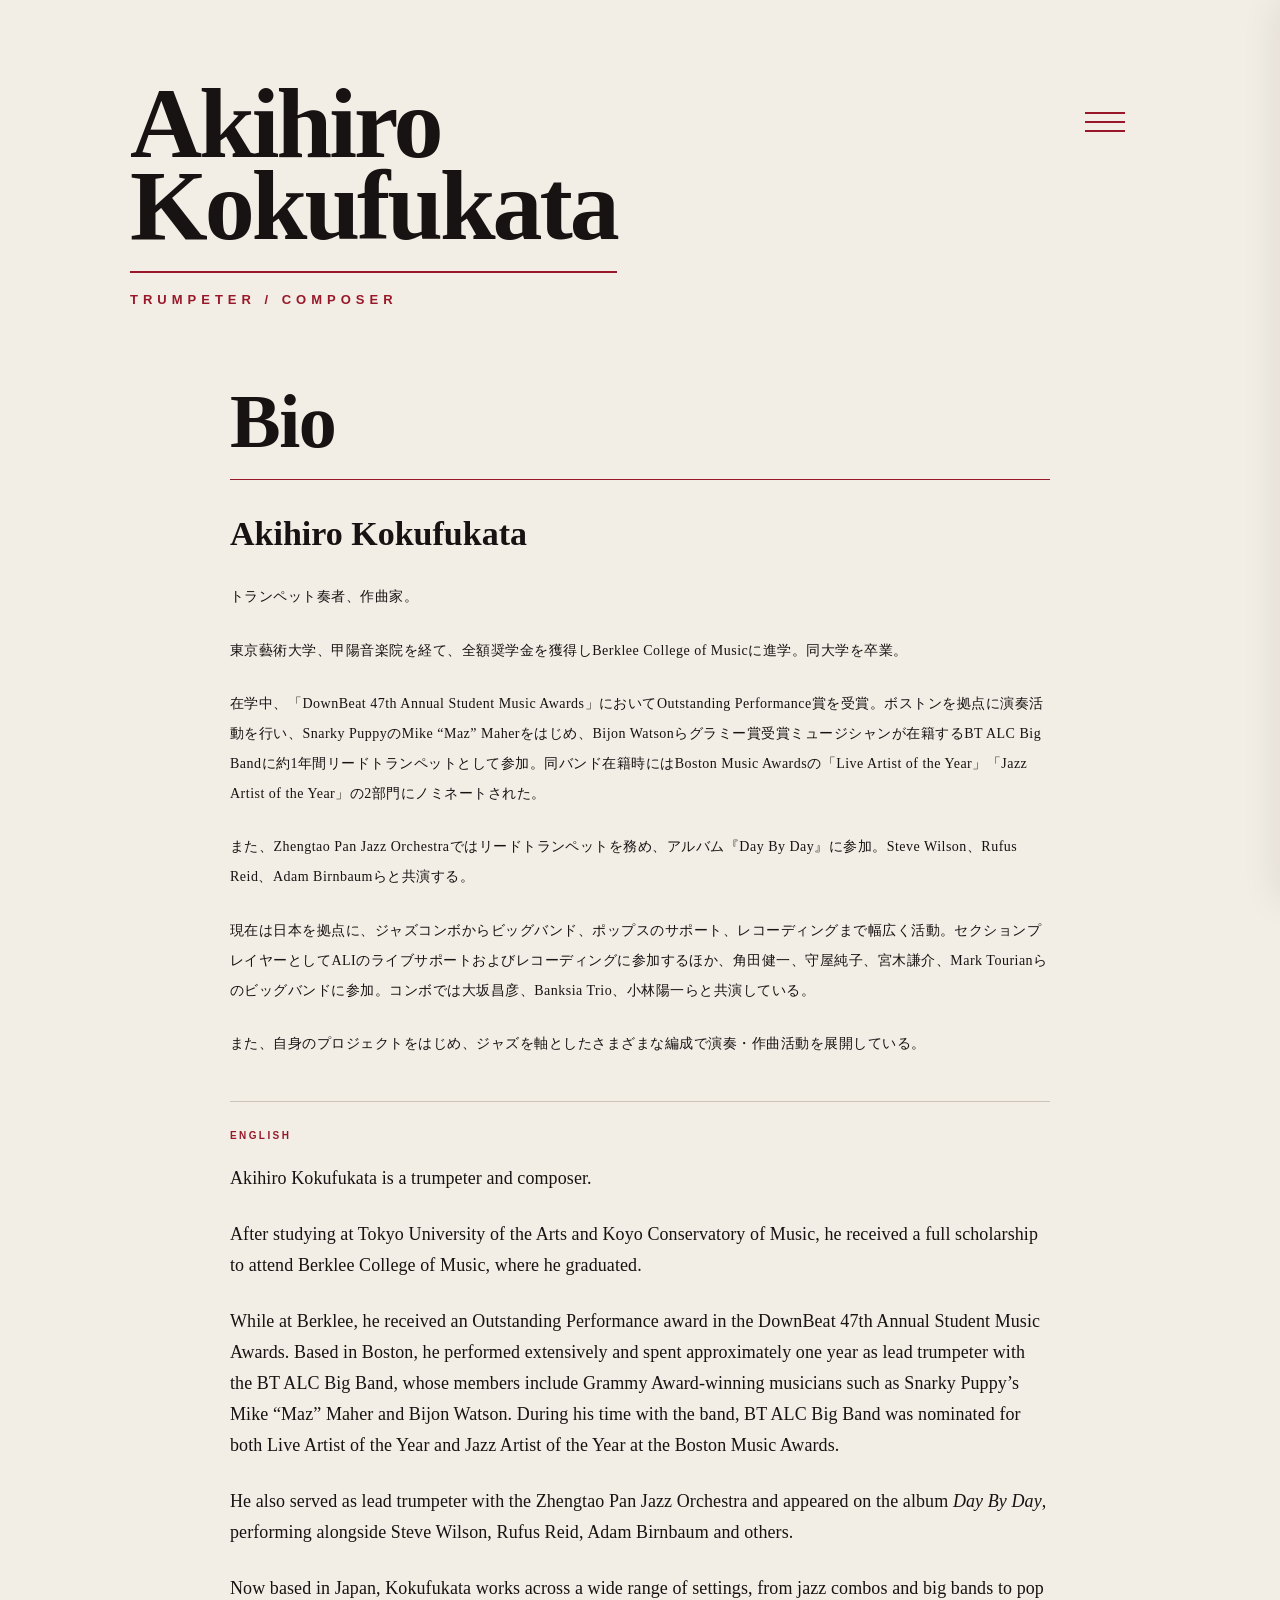
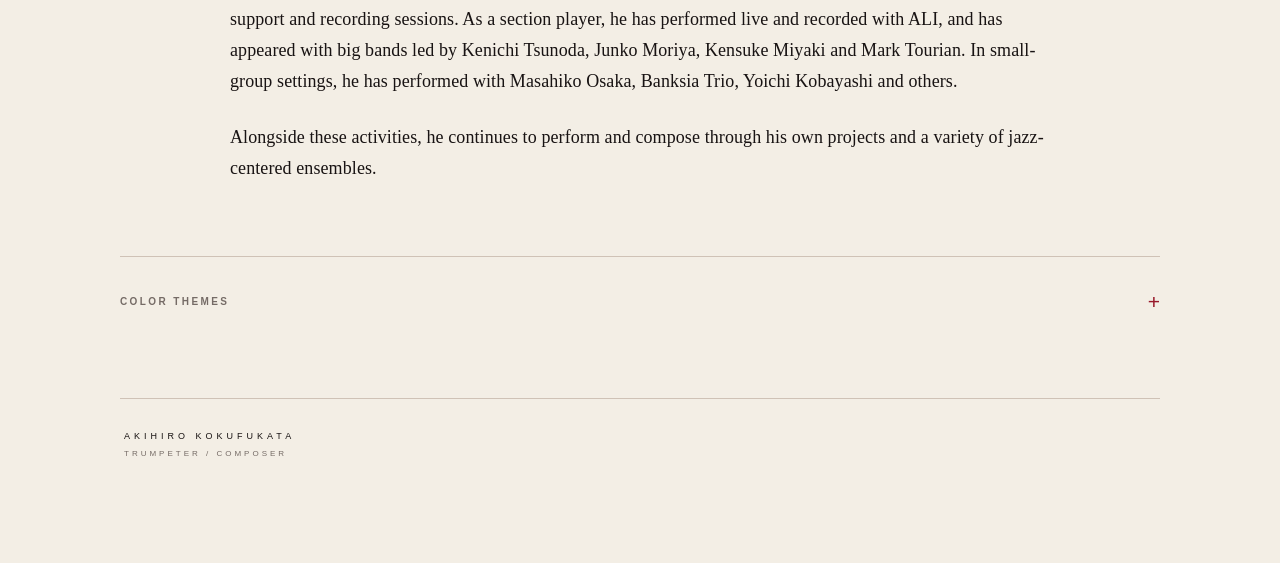
<file: bio.html>
<!DOCTYPE html>
<html lang="ja">
<head>
<meta charset="UTF-8">
<meta name="viewport" content="width=device-width, initial-scale=1.0">
<meta name="referrer" content="strict-origin-when-cross-origin">
<meta http-equiv="Content-Security-Policy" content="default-src 'self'; base-uri 'self'; object-src 'none'; script-src 'self' 'unsafe-inline'; script-src-attr 'none'; style-src 'self' 'unsafe-inline' https://fonts.googleapis.com; font-src 'self' data: https://fonts.gstatic.com; img-src 'self' data: blob: https:; media-src 'self' https:; connect-src 'self' https://www.googleapis.com https://formspree.io https://fonts.googleapis.com https://fonts.gstatic.com; frame-src 'self' https://www.youtube-nocookie.com https://www.youtube.com; form-action 'self' https://formspree.io; worker-src 'none'; manifest-src 'self'; upgrade-insecure-requests">
<title>Bio | Akihiro Kokufukata</title>
<meta name="description" content="Biography of Akihiro Kokufukata (國府方章弘 / 国府方章弘), Japanese trumpeter and composer. 日本語・English biography.">
<link rel="canonical" href="https://akihirokokufukata.github.io/Akihiro-Kokufukata-Live-Schedule-/bio.html">
<meta property="og:type" content="profile">
<meta property="og:title" content="Bio | Akihiro Kokufukata">
<meta property="og:description" content="Biography of trumpeter / composer Akihiro Kokufukata (國府方章弘 / 国府方章弘).">
<meta property="og:url" content="https://akihirokokufukata.github.io/Akihiro-Kokufukata-Live-Schedule-/bio.html">
<meta property="og:image" content="https://akihirokokufukata.github.io/Akihiro-Kokufukata-Live-Schedule-/images/og-image.jpg">
<meta name="twitter:card" content="summary_large_image">
<script type="application/ld+json">
{
  "@context":"https://schema.org",
  "@type":"Person",
  "@id":"https://akihirokokufukata.github.io/Akihiro-Kokufukata-Live-Schedule-/#person",
  "name":"Akihiro Kokufukata",
  "alternateName":["國府方章弘","国府方章弘"],
  "url":"https://akihirokokufukata.github.io/Akihiro-Kokufukata-Live-Schedule-/",
  "image":"https://akihirokokufukata.github.io/Akihiro-Kokufukata-Live-Schedule-/images/og-image.jpg",
  "jobTitle":["Trumpeter","Composer"],
  "sameAs":["https://www.instagram.com/akihiro_kokufukata/"]
}
</script>
<script>
const SETTINGS={LIVE_SCHEDULE_URL:'index.html',BIO_URL:'bio.html',MUSIC_URL:'music.html',CONTACT_URL:'contact.html'};
</script>
<link rel="preconnect" href="https://fonts.googleapis.com">
<link rel="preconnect" href="https://fonts.gstatic.com" crossorigin>
<link href="https://fonts.googleapis.com/css2?family=Cormorant+Garamond:wght@500;600&family=Noto+Serif+JP:wght@400;500;600&family=Space+Grotesk:wght@400;500;600&display=swap" rel="stylesheet">
<style>
:root{--paper:#f3eee5;--card:#f7f2e9;--ink:#181313;--muted:#756b66;--crimson:#98182a;--crimson-dark:#76101f;--line:#cfc2b6;--serif:"Cormorant Garamond",Georgia,serif;--jp:"Noto Serif JP",serif;--sans:"Space Grotesk",Arial,sans-serif}
*{box-sizing:border-box}html{scroll-behavior:smooth}body{margin:0;background:var(--paper);color:var(--ink);-webkit-font-smoothing:antialiased}button,a{-webkit-tap-highlight-color:transparent}main{width:100%;max-width:1100px;margin:0 auto;padding:58px 30px 90px}header{position:relative;padding:25px 10px 78px}.name-wrap{display:inline-block}.artist-name{margin:0;max-width:640px;font-family:var(--serif);font-size:clamp(58px,8.5vw,100px);font-weight:600;line-height:.82;letter-spacing:-3px}.artist-name span{display:block}.name-line{display:block;width:100%;height:1.5px;margin-top:24px;background:var(--crimson)}.artist-role{margin-top:19px;color:var(--crimson);font-family:var(--sans);font-size:13px;font-weight:600;letter-spacing:5px;text-transform:uppercase}
.menu-toggle{position:absolute;top:42px;right:32px;z-index:30;width:46px;height:38px;padding:5px 3px;border:0;background:transparent;cursor:pointer}.menu-toggle span{display:block;width:100%;height:2px;margin:7px 0;background:var(--crimson);transition:transform .25s ease,opacity .2s ease}.menu-toggle.open span:nth-child(1){transform:translateY(9px) rotate(45deg)}.menu-toggle.open span:nth-child(2){opacity:0}.menu-toggle.open span:nth-child(3){transform:translateY(-9px) rotate(-45deg)}.site-menu{position:fixed;top:0;right:0;z-index:25;width:min(360px,84vw);height:100vh;padding:125px 42px 40px;background:var(--card);border-left:1px solid var(--line);transform:translateX(102%);transition:transform .28s ease;box-shadow:-12px 0 35px rgba(24,19,19,.08)}.site-menu.open{transform:translateX(0)}.site-menu a,.site-menu .menu-disabled{display:block;padding:20px 0;border-bottom:1px solid var(--line);color:var(--ink);font-family:var(--serif);font-size:30px;font-weight:600;text-decoration:none}.site-menu a:hover,.site-menu a.current{color:var(--crimson)}.site-menu .menu-disabled{opacity:.38;cursor:default}.menu-backdrop{position:fixed;inset:0;z-index:20;background:rgba(24,19,19,.22);opacity:0;visibility:hidden;transition:opacity .25s ease,visibility .25s ease}.menu-backdrop.open{opacity:1;visibility:visible}
.bio{max-width:820px;margin:0 auto}.bio-title{margin:0;font-family:var(--serif);font-size:clamp(50px,7vw,76px);font-weight:600;line-height:.95;letter-spacing:-1.5px}.bio-rule{width:100%;height:1px;margin:22px 0 34px;background:var(--crimson)}.bio-name{margin:0 0 28px;font-family:var(--serif);font-size:clamp(25px,3.4vw,34px);font-weight:600;line-height:1.2}.bio-text{font-family:var(--jp);font-size:14px;font-weight:400;line-height:2.15;letter-spacing:.035em}.bio-text p{margin:0 0 1.65em}.bio-text p:last-child{margin-bottom:0}.bio-language{margin:42px 0 22px;padding-top:28px;border-top:1px solid var(--line);color:var(--crimson);font-family:var(--sans);font-size:10px;font-weight:600;letter-spacing:2.4px}.bio-text-en{font-family:var(--serif);font-size:18px;line-height:1.72;letter-spacing:.005em}.bio-text-en p{margin:0 0 1.4em}.bio-text-en p:last-child{margin-bottom:0}
footer{margin-top:75px;padding:32px 4px 15px;border-top:1px solid var(--line)}.footer-name{font-family:var(--sans);font-size:9px;font-weight:500;letter-spacing:4px}.footer-role{margin-top:8px;color:var(--muted);font-family:var(--sans);font-size:8px;letter-spacing:3px}
a:focus-visible,button:focus-visible{outline:2px solid var(--crimson);outline-offset:4px}@media(prefers-reduced-motion:reduce){html{scroll-behavior:auto}*,*::before,*::after{animation-duration:.01ms!important;animation-iteration-count:1!important;transition-duration:.01ms!important;scroll-behavior:auto!important}}
@media(max-width:650px){main{padding:34px 15px 65px}header{padding:30px 6px 67px}.artist-name{max-width:350px;font-size:clamp(52px,15vw,70px);line-height:.86;letter-spacing:-2px}.name-line{margin-top:20px}.artist-role{margin-top:17px;font-size:11px;letter-spacing:3.3px}.menu-toggle{top:29px;right:18px;width:39px}.site-menu{padding:105px 28px 35px}.site-menu a,.site-menu .menu-disabled{font-size:27px}.bio{padding:0 6px}.bio-rule{margin:18px 0 28px}.bio-name{margin-bottom:24px}.bio-text{font-size:13px;line-height:2.05;letter-spacing:.02em}.bio-language{margin-top:36px}.bio-text-en{font-size:17px;line-height:1.65}}
</style>
<link rel="stylesheet" href="theme.css">
<script src="theme.js"></script>
</head>
<body>
<main>
<header>
<button class="menu-toggle" id="menuToggle" type="button" aria-label="Open menu" aria-expanded="false" aria-controls="siteMenu"><span></span><span></span><span></span></button>
<div class="menu-backdrop" id="menuBackdrop"></div>
<nav class="site-menu" id="siteMenu" aria-label="Site navigation">
<a href="index.html">LIVE SCHEDULE</a><a href="bio.html" class="current" aria-current="page">BIO</a><a href="music.html">MUSIC</a><a href="equipment.html">EQUIPMENT</a>
    <a href="lessons.html">LESSONS</a><a href="contact.html">CONTACT</a>
</nav>
<div class="name-wrap"><h1 class="artist-name" lang="en"><span>Akihiro</span><span>Kokufukata</span></h1><div class="name-line"></div></div><div class="artist-role" lang="en">TRUMPETER / COMPOSER</div>
</header>
<section class="bio" aria-labelledby="bioTitle">
<h2 class="bio-title" id="bioTitle" lang="en">Bio</h2><div class="bio-rule"></div><h3 class="bio-name" lang="en">Akihiro Kokufukata</h3>
<div class="bio-text" lang="ja">
<p>トランペット奏者、作曲家。</p>
<p>東京藝術大学、甲陽音楽院を経て、全額奨学金を獲得しBerklee College of Musicに進学。同大学を卒業。</p>
<p>在学中、「DownBeat 47th Annual Student Music Awards」においてOutstanding Performance賞を受賞。ボストンを拠点に演奏活動を行い、Snarky PuppyのMike “Maz” Maherをはじめ、Bijon Watsonらグラミー賞受賞ミュージシャンが在籍するBT ALC Big Bandに約1年間リードトランペットとして参加。同バンド在籍時にはBoston Music Awardsの「Live Artist of the Year」「Jazz Artist of the Year」の2部門にノミネートされた。</p>
<p>また、Zhengtao Pan Jazz Orchestraではリードトランペットを務め、アルバム『Day By Day』に参加。Steve Wilson、Rufus Reid、Adam Birnbaumらと共演する。</p>
<p>現在は日本を拠点に、ジャズコンボからビッグバンド、ポップスのサポート、レコーディングまで幅広く活動。セクションプレイヤーとしてALIのライブサポートおよびレコーディングに参加するほか、角田健一、守屋純子、宮木謙介、Mark Tourianらのビッグバンドに参加。コンボでは大坂昌彦、Banksia Trio、小林陽一らと共演している。</p>
<p>また、自身のプロジェクトをはじめ、ジャズを軸としたさまざまな編成で演奏・作曲活動を展開している。</p>
</div>
<div class="bio-language" lang="en">ENGLISH</div>
<div class="bio-text-en" lang="en">
<p>Akihiro Kokufukata is a trumpeter and composer.</p>
<p>After studying at Tokyo University of the Arts and Koyo Conservatory of Music, he received a full scholarship to attend Berklee College of Music, where he graduated.</p>
<p>While at Berklee, he received an Outstanding Performance award in the DownBeat 47th Annual Student Music Awards. Based in Boston, he performed extensively and spent approximately one year as lead trumpeter with the BT ALC Big Band, whose members include Grammy Award-winning musicians such as Snarky Puppy’s Mike “Maz” Maher and Bijon Watson. During his time with the band, BT ALC Big Band was nominated for both Live Artist of the Year and Jazz Artist of the Year at the Boston Music Awards.</p>
<p>He also served as lead trumpeter with the Zhengtao Pan Jazz Orchestra and appeared on the album <em>Day By Day</em>, performing alongside Steve Wilson, Rufus Reid, Adam Birnbaum and others.</p>
<p>Now based in Japan, Kokufukata works across a wide range of settings, from jazz combos and big bands to pop support and recording sessions. As a section player, he has performed live and recorded with ALI, and has appeared with big bands led by Kenichi Tsunoda, Junko Moriya, Kensuke Miyaki and Mark Tourian. In small-group settings, he has performed with Masahiko Osaka, Banksia Trio, Yoichi Kobayashi and others.</p>
<p>Alongside these activities, he continues to perform and compose through his own projects and a variety of jazz-centered ensembles.</p>
</div>
</section>
<footer><div class="footer-name">AKIHIRO KOKUFUKATA</div><div class="footer-role">TRUMPETER / COMPOSER</div></footer>
</main>
<script>
const menuToggle=document.getElementById('menuToggle'),siteMenu=document.getElementById('siteMenu'),menuBackdrop=document.getElementById('menuBackdrop');
function setMenu(open){menuToggle.classList.toggle('open',open);siteMenu.classList.toggle('open',open);menuBackdrop.classList.toggle('open',open);menuToggle.setAttribute('aria-expanded',String(open));menuToggle.setAttribute('aria-label',open?'Close menu':'Open menu');if(open){siteMenu.querySelector('a')?.focus();}else{menuToggle.focus();}}
menuToggle.addEventListener('click',()=>setMenu(!siteMenu.classList.contains('open')));menuBackdrop.addEventListener('click',()=>setMenu(false));document.addEventListener('keydown',e=>{if(e.key==='Escape'&&siteMenu.classList.contains('open'))setMenu(false)});
</script>
</body>
</html>
</file>
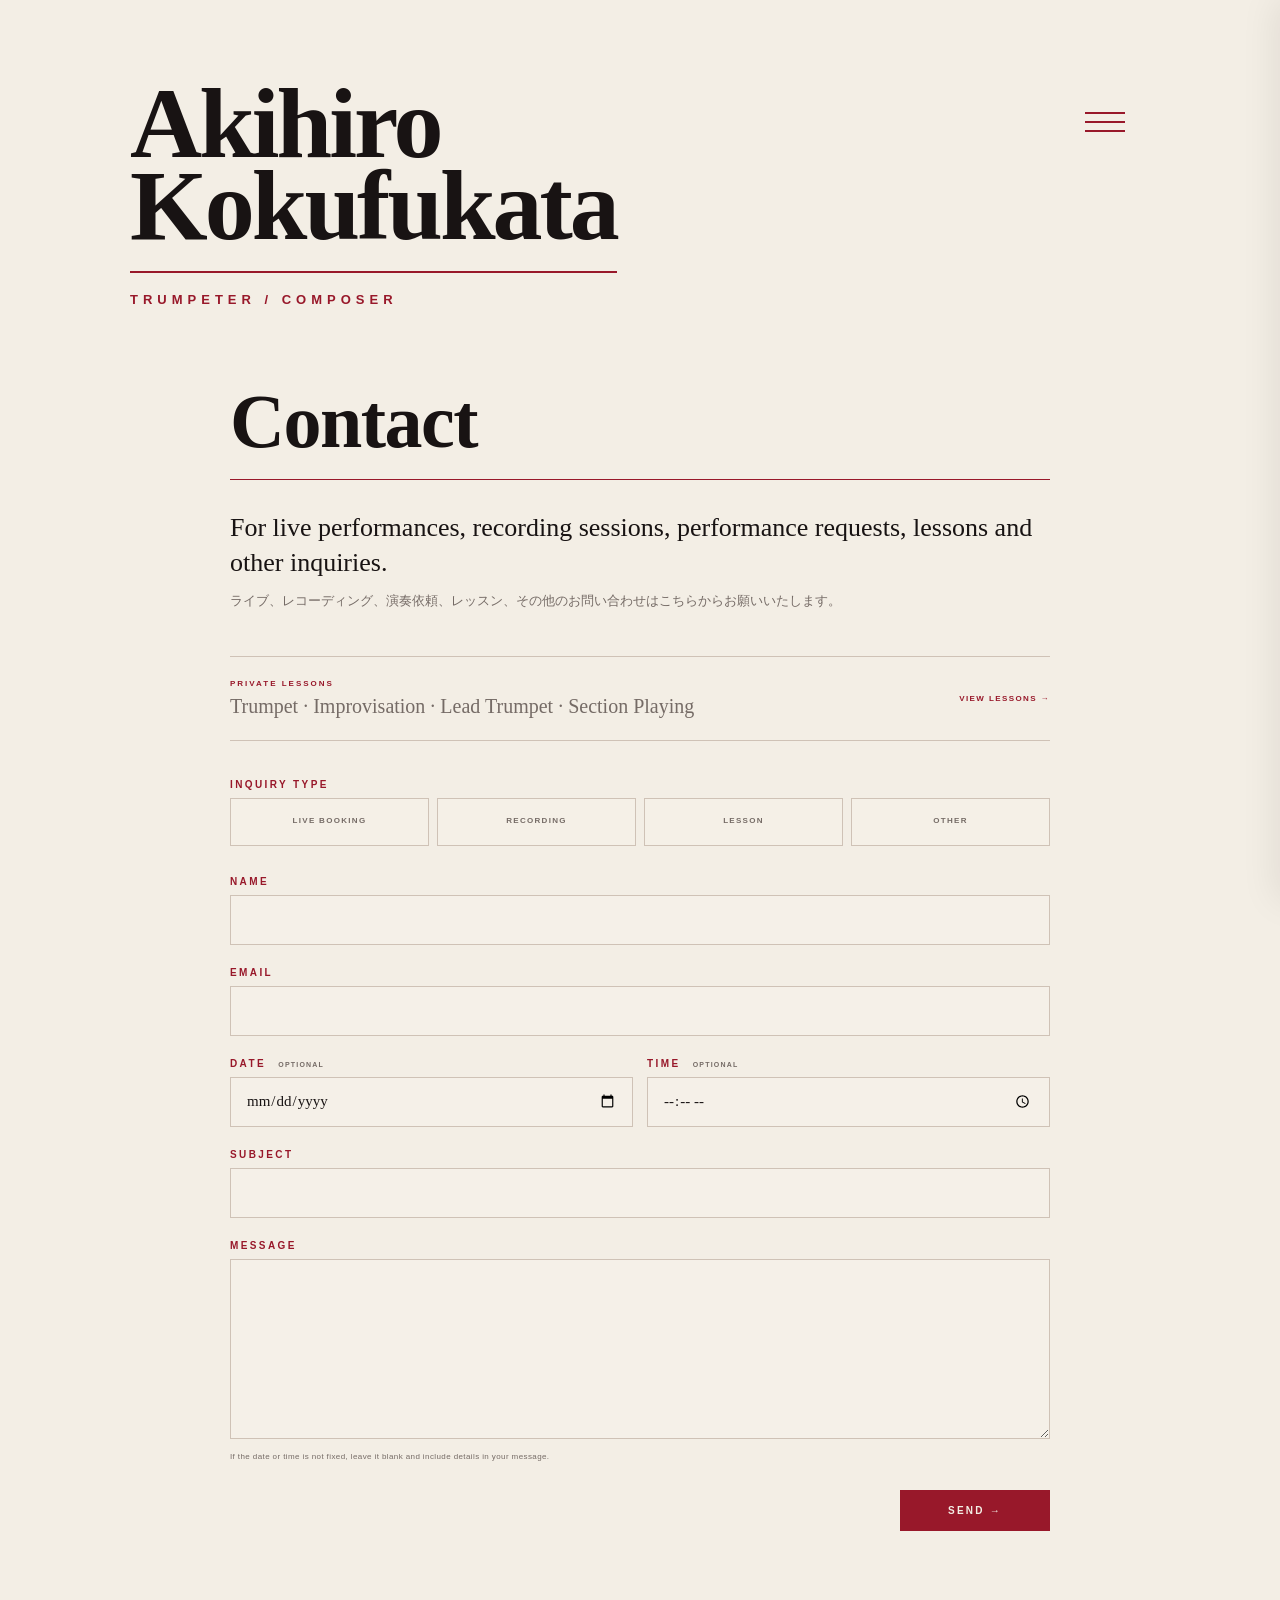
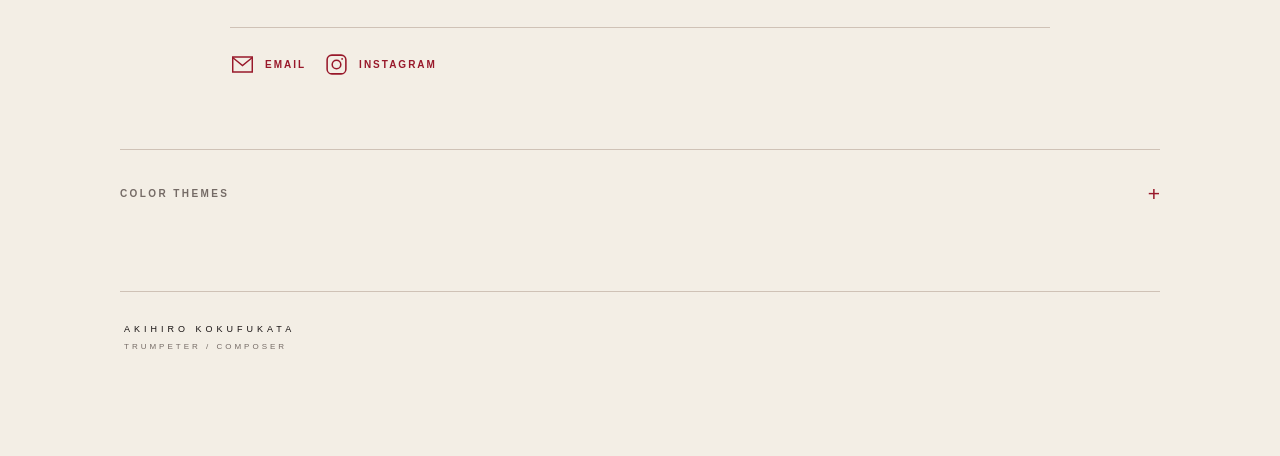
<file: contact.html>
<!DOCTYPE html>
<html lang="en">
<head>
<meta charset="UTF-8">
<meta name="viewport" content="width=device-width, initial-scale=1.0">
<meta name="referrer" content="strict-origin-when-cross-origin">
<meta http-equiv="Content-Security-Policy" content="default-src 'self'; base-uri 'self'; object-src 'none'; script-src 'self' 'unsafe-inline'; script-src-attr 'none'; style-src 'self' 'unsafe-inline' https://fonts.googleapis.com; font-src 'self' data: https://fonts.gstatic.com; img-src 'self' data: blob: https:; media-src 'self' https:; connect-src 'self' https://www.googleapis.com https://formspree.io https://fonts.googleapis.com https://fonts.gstatic.com; frame-src 'self' https://www.youtube-nocookie.com https://www.youtube.com; form-action 'self' https://formspree.io; worker-src 'none'; manifest-src 'self'; upgrade-insecure-requests">
<title>Contact | Akihiro Kokufukata</title>
<meta name="description" content="Contact Akihiro Kokufukata (國府方章弘 / 国府方章弘), trumpeter and composer, for live performances, recording, performance requests, lessons and other inquiries.">
<link rel="canonical" href="https://akihirokokufukata.github.io/Akihiro-Kokufukata-Live-Schedule-/contact.html">
<meta property="og:type" content="website"><meta property="og:title" content="Contact | Akihiro Kokufukata"><meta property="og:description" content="Live performances, recording, performance requests, lessons and other inquiries for trumpeter / composer Akihiro Kokufukata."><meta property="og:url" content="https://akihirokokufukata.github.io/Akihiro-Kokufukata-Live-Schedule-/contact.html"><meta property="og:image" content="https://akihirokokufukata.github.io/Akihiro-Kokufukata-Live-Schedule-/images/og-image.jpg"><meta name="twitter:card" content="summary_large_image">
<script type="application/ld+json">{"@context":"https://schema.org","@type":"Person","@id":"https://akihirokokufukata.github.io/Akihiro-Kokufukata-Live-Schedule-/#person","name":"Akihiro Kokufukata","alternateName":["國府方章弘","国府方章弘"],"url":"https://akihirokokufukata.github.io/Akihiro-Kokufukata-Live-Schedule-/","image":"https://akihirokokufukata.github.io/Akihiro-Kokufukata-Live-Schedule-/images/og-image.jpg","jobTitle":["Trumpeter","Composer"],"sameAs":["https://www.instagram.com/akihiro_kokufukata/"]}</script>
<script>const SETTINGS={EMAIL_ADDRESS:'akihirokokufukatamusic@gmail.com',INSTAGRAM_URL:'https://www.instagram.com/akihiro_kokufukata/'};</script>
<link rel="preconnect" href="https://fonts.googleapis.com"><link rel="preconnect" href="https://fonts.gstatic.com" crossorigin><link href="https://fonts.googleapis.com/css2?family=Cormorant+Garamond:wght@500;600&family=Noto+Serif+JP:wght@400;500;600&family=Space+Grotesk:wght@400;500;600&display=swap" rel="stylesheet">
<style>
:root{--paper:#f3eee5;--card:#f7f2e9;--ink:#181313;--muted:#756b66;--crimson:#98182a;--crimson-dark:#76101f;--line:#cfc2b6;--serif:"Cormorant Garamond",Georgia,serif;--jp:"Noto Serif JP",serif;--sans:"Space Grotesk",Arial,sans-serif}*{box-sizing:border-box}html{scroll-behavior:smooth}body{margin:0;background:var(--paper);color:var(--ink);-webkit-font-smoothing:antialiased}button,a,input,textarea,select{-webkit-tap-highlight-color:transparent}main{width:100%;max-width:1100px;margin:0 auto;padding:58px 30px 90px}header{position:relative;padding:25px 10px 78px}.name-wrap{display:inline-block}.artist-name{margin:0;max-width:640px;font-family:var(--serif);font-size:clamp(58px,8.5vw,100px);font-weight:600;line-height:.82;letter-spacing:-3px}.artist-name span{display:block}.name-line{display:block;width:100%;height:1.5px;margin-top:24px;background:var(--crimson)}.artist-role{margin-top:19px;color:var(--crimson);font-family:var(--sans);font-size:13px;font-weight:600;letter-spacing:5px;text-transform:uppercase}.menu-toggle{position:absolute;top:42px;right:32px;z-index:30;width:46px;height:38px;padding:5px 3px;border:0;background:transparent;cursor:pointer}.menu-toggle span{display:block;width:100%;height:2px;margin:7px 0;background:var(--crimson);transition:transform .25s ease,opacity .2s ease}.menu-toggle.open span:nth-child(1){transform:translateY(9px) rotate(45deg)}.menu-toggle.open span:nth-child(2){opacity:0}.menu-toggle.open span:nth-child(3){transform:translateY(-9px) rotate(-45deg)}.site-menu{position:fixed;top:0;right:0;z-index:25;width:min(360px,84vw);height:100vh;padding:125px 42px 40px;background:var(--card);border-left:1px solid var(--line);transform:translateX(102%);transition:transform .28s ease;box-shadow:-12px 0 35px rgba(24,19,19,.08)}.site-menu.open{transform:translateX(0)}.site-menu a,.site-menu .menu-disabled{display:block;padding:20px 0;border-bottom:1px solid var(--line);color:var(--ink);font-family:var(--serif);font-size:30px;font-weight:600;text-decoration:none}.site-menu a:hover,.site-menu a.current{color:var(--crimson)}.site-menu .menu-disabled{opacity:.38;cursor:default}.menu-backdrop{position:fixed;inset:0;z-index:20;background:rgba(24,19,19,.22);opacity:0;visibility:hidden;transition:opacity .25s ease,visibility .25s ease}.menu-backdrop.open{opacity:1;visibility:visible}.contact{max-width:820px;margin:0 auto}.contact-title{margin:0;font-family:var(--serif);font-size:clamp(50px,7vw,76px);font-weight:600;line-height:.95;letter-spacing:-1.5px}.contact-rule{width:100%;height:1px;margin:22px 0 30px;background:var(--crimson)}.contact-intro{margin-bottom:42px}.contact-intro-en{margin:0 0 9px;font-family:var(--serif);font-size:clamp(20px,2.7vw,26px);line-height:1.35}.contact-intro-jp{margin:0;color:var(--muted);font-family:var(--jp);font-size:13px;line-height:1.9}.contact-form{display:grid;gap:22px}.contact-form[hidden]{display:none}.field label{display:block;margin-bottom:8px;color:var(--crimson);font-family:var(--sans);font-size:10px;font-weight:600;letter-spacing:2.4px}.field input,.field textarea,.field select{width:100%;border:1px solid var(--line);border-radius:0;outline:none;background:rgba(247,242,233,.72);color:var(--ink);font-family:var(--jp);font-size:15px;padding:14px 15px;transition:border-color .18s ease,background .18s ease}.field input,.field select{height:50px}.field textarea{min-height:180px;resize:vertical;line-height:1.7}.field input:focus,.field textarea:focus,.field select:focus{border-color:var(--crimson);background:var(--card)}
.inquiry-options{
  display:grid;grid-template-columns:repeat(4,minmax(0,1fr));gap:8px;
}
.inquiry-option{position:relative;display:block;cursor:pointer}
.inquiry-option input{
  position:absolute;opacity:0;pointer-events:none;
}
.inquiry-option span{
  display:flex;align-items:center;justify-content:center;
  min-height:48px;padding:9px 10px;
  border:1px solid var(--line);
  background:rgba(247,242,233,.45);
  color:var(--muted);
  font-family:var(--sans);font-size:8px;font-weight:600;
  line-height:1.35;letter-spacing:1.3px;text-align:center;
  transition:border-color .18s ease,background .18s ease,color .18s ease;
}
.inquiry-option:hover span{
  border-color:var(--crimson);color:var(--crimson);
}
.inquiry-option input:checked + span{
  border-color:var(--crimson);background:var(--crimson);color:var(--paper);
}
.inquiry-option input:focus-visible + span{
  outline:2px solid var(--crimson);outline-offset:3px;
}
.schedule-fields{
  display:grid;grid-template-columns:1fr 1fr;gap:14px;
}
.field-note{
  margin:8px 0 0;color:var(--muted);
  font-family:var(--sans);font-size:8px;line-height:1.55;letter-spacing:.4px;
}
.optional{
  margin-left:7px;color:var(--muted);font-size:7px;letter-spacing:1.2px;
}
@media(max-width:650px){
  .inquiry-options{grid-template-columns:1fr 1fr}
  .schedule-fields{grid-template-columns:1fr 1fr;gap:10px}
  .inquiry-option span{min-height:45px;font-size:7.5px}
}
.submit-row{display:flex;justify-content:flex-end;margin-top:5px}.submit-button{min-width:150px;padding:14px 24px;border:1px solid var(--crimson);background:var(--crimson);color:var(--paper);font-family:var(--sans);font-size:10px;font-weight:600;letter-spacing:2.2px;cursor:pointer}.submit-button:hover{background:var(--crimson-dark)}.submit-button:disabled{opacity:.55;cursor:wait}.form-status{min-height:22px;margin:0;font-family:var(--sans);font-size:10px;font-weight:600;letter-spacing:1.4px;line-height:1.6}.form-status.success{color:var(--crimson)}.form-status.error{color:#8a2727}
.success-card{
  display:none;
  margin-top:8px;
  padding:34px 34px 30px;
  border:1px solid var(--line);
  background:rgba(247,242,233,.78);
}
.success-card.show{
  display:block;
  animation:successReveal .42s ease both;
}
.success-mark{
  display:flex;
  align-items:center;
  gap:12px;
  margin-bottom:24px;
  color:var(--crimson);
  font-family:var(--sans);
  font-size:9px;
  font-weight:600;
  letter-spacing:2.3px;
}
.success-check{
  display:inline-grid;
  place-items:center;
  width:30px;
  height:30px;
  border:1px solid var(--crimson);
  border-radius:50%;
  font-size:15px;
  line-height:1;
}
.success-title{
  margin:0;
  font-family:var(--serif);
  font-size:clamp(38px,5.5vw,58px);
  font-weight:600;
  line-height:.98;
  letter-spacing:-1px;
}
.success-title-jp{
  margin:12px 0 0;
  font-family:var(--jp);
  font-size:15px;
  font-weight:500;
  line-height:1.7;
}
.success-copy{
  max-width:590px;
  margin:22px 0 0;
  color:var(--muted);
  font-family:var(--jp);
  font-size:13px;
  line-height:1.9;
}
.success-summary{
  display:grid;
  grid-template-columns:1fr 1fr;
  gap:0;
  margin-top:28px;
  border-top:1px solid var(--line);
  border-bottom:1px solid var(--line);
}
.success-summary-item{
  padding:17px 0 16px;
}
.success-summary-item + .success-summary-item{
  padding-left:24px;
  border-left:1px solid var(--line);
}
.success-summary-label{
  display:block;
  margin-bottom:7px;
  color:var(--crimson);
  font-family:var(--sans);
  font-size:8px;
  font-weight:600;
  letter-spacing:1.8px;
}
.success-summary-value{
  display:block;
  overflow-wrap:anywhere;
  font-family:var(--serif);
  font-size:20px;
  line-height:1.2;
}
.success-actions{
  display:grid;
  grid-template-columns:1fr 1fr;
  gap:10px;
  margin-top:28px;
}
.success-action{
  display:flex;
  align-items:center;
  justify-content:center;
  min-height:50px;
  padding:12px 16px;
  border:1px solid var(--crimson);
  background:transparent;
  color:var(--crimson);
  font-family:var(--sans);
  font-size:9px;
  font-weight:600;
  letter-spacing:1.6px;
  text-decoration:none;
  cursor:pointer;
}
.success-action.primary{
  background:var(--crimson);
  color:var(--paper);
}
.success-action:hover{
  border-color:var(--crimson-dark);
  color:var(--crimson-dark);
}
.success-action.primary:hover{
  background:var(--crimson-dark);
  color:var(--paper);
}
@keyframes successReveal{
  from{opacity:0;transform:translateY(8px)}
  to{opacity:1;transform:translateY(0)}
}
@media(max-width:650px){
  .success-card{padding:27px 20px 23px}
  .success-summary{grid-template-columns:1fr}
  .success-summary-item + .success-summary-item{
    padding-left:0;
    border-left:0;
    border-top:1px solid var(--line);
  }
  .success-summary-value{font-size:18px}
  .success-actions{grid-template-columns:1fr}
}
.social-links{display:flex;flex-wrap:wrap;gap:18px;margin-top:52px;padding-top:24px;border-top:1px solid var(--line)}.social-link{display:inline-flex;align-items:center;gap:10px;color:var(--crimson);font-family:var(--sans);font-size:10px;font-weight:600;letter-spacing:2px;text-decoration:none}.social-link:hover{color:var(--crimson-dark)}.social-link[hidden]{display:none}.social-icon{width:25px;height:25px;display:block;flex:0 0 auto}.social-icon *{vector-effect:non-scaling-stroke}.social-icon.instagram rect,.social-icon.instagram circle{fill:none;stroke:currentColor;stroke-width:1.55}.social-icon.email path,.social-icon.email rect{fill:none;stroke:currentColor;stroke-width:1.45;stroke-linecap:square;stroke-linejoin:miter}footer{margin-top:75px;padding:32px 4px 15px;border-top:1px solid var(--line)}.footer-name{font-family:var(--sans);font-size:9px;font-weight:500;letter-spacing:4px}.footer-role{margin-top:8px;color:var(--muted);font-family:var(--sans);font-size:8px;letter-spacing:3px}a:focus-visible,button:focus-visible,input:focus-visible,textarea:focus-visible{outline:2px solid var(--crimson);outline-offset:4px}.field input:focus-visible,.field textarea:focus-visible{outline-offset:2px}@media(prefers-reduced-motion:reduce){html{scroll-behavior:auto}*,*::before,*::after{animation-duration:.01ms!important;animation-iteration-count:1!important;transition-duration:.01ms!important;scroll-behavior:auto!important}}@media(max-width:650px){main{padding:34px 15px 65px}header{padding:30px 6px 67px}.artist-name{max-width:350px;font-size:clamp(52px,15vw,70px);line-height:.86;letter-spacing:-2px}.name-line{margin-top:20px}.artist-role{margin-top:17px;font-size:11px;letter-spacing:3.3px}.menu-toggle{top:29px;right:18px;width:39px}.site-menu{padding:105px 28px 35px}.site-menu a,.site-menu .menu-disabled{font-size:27px}.contact{padding:0 6px}.contact-rule{margin:18px 0 25px}.contact-intro{margin-bottom:34px}.contact-intro-jp{font-size:12px}.field textarea{min-height:155px}.submit-button{width:100%}.social-links{gap:22px}}

.lesson-teaser{
  display:flex;align-items:center;justify-content:space-between;gap:24px;
  margin:0 0 38px;padding:22px 0;
  border-top:1px solid var(--line);border-bottom:1px solid var(--line);
}
.lesson-teaser-label{
  color:var(--crimson);font-family:var(--sans);font-size:8px;font-weight:600;letter-spacing:2px;
}
.lesson-teaser-copy{
  margin-top:7px;color:var(--muted);font-family:var(--serif);font-size:20px;line-height:1.15;
}
.lesson-teaser-link{
  color:var(--crimson);font-family:var(--sans);font-size:8px;font-weight:600;
  letter-spacing:1.4px;text-decoration:none;white-space:nowrap;
}
.lesson-teaser-link:hover{color:var(--crimson-dark)}
@media(max-width:650px){
  .lesson-teaser{display:block;margin-bottom:32px;padding:19px 0}
  .lesson-teaser-copy{font-size:18px}
  .lesson-teaser-link{display:inline-block;margin-top:14px}
}

.contact-trap{
  position:absolute !important;
  left:-10000px !important;
  top:auto !important;
  width:1px !important;
  height:1px !important;
  overflow:hidden !important;
  opacity:0 !important;
  pointer-events:none !important;
}
</style>
<link rel="stylesheet" href="theme.css">
<script src="theme.js"></script>
</head>
<body><main><header><button class="menu-toggle" id="menuToggle" type="button" aria-label="Open menu" aria-expanded="false" aria-controls="siteMenu"><span></span><span></span><span></span></button><div class="menu-backdrop" id="menuBackdrop"></div><nav class="site-menu" id="siteMenu" aria-label="Site navigation"><a href="index.html">LIVE SCHEDULE</a><a href="bio.html">BIO</a><a href="music.html">MUSIC</a><a href="equipment.html">EQUIPMENT</a>
    <a href="lessons.html">LESSONS</a><a href="contact.html" class="current" aria-current="page">CONTACT</a></nav><div class="name-wrap"><h1 class="artist-name"><span>Akihiro</span><span>Kokufukata</span></h1><div class="name-line"></div></div><div class="artist-role">TRUMPETER / COMPOSER</div></header>
<section class="contact" aria-labelledby="contactTitle"><h2 class="contact-title" id="contactTitle">Contact</h2><div class="contact-rule"></div><div class="contact-intro"><p class="contact-intro-en">For live performances, recording sessions, performance requests, lessons and other inquiries.</p><p class="contact-intro-jp" lang="ja">ライブ、レコーディング、演奏依頼、レッスン、その他のお問い合わせはこちらからお願いいたします。</p></div><div class="lesson-teaser">
  <div>
    <div class="lesson-teaser-label">PRIVATE LESSONS</div>
    <div class="lesson-teaser-copy">Trumpet · Improvisation · Lead Trumpet · Section Playing</div>
  </div>
  <a class="lesson-teaser-link" href="lessons.html">VIEW LESSONS →</a>
</div>
<form class="contact-form" id="contactForm" action="https://formspree.io/f/xjykngzo" method="POST">

  <div class="field">
    <label>INQUIRY TYPE</label>
    <div class="inquiry-options" role="radiogroup" aria-label="Inquiry type">
      <label class="inquiry-option">
        <input type="radio" name="inquiry_type" value="Live Booking" required>
        <span>LIVE BOOKING</span>
      </label>
      <label class="inquiry-option">
        <input type="radio" name="inquiry_type" value="Recording" required>
        <span>RECORDING</span>
      </label>
      <label class="inquiry-option">
        <input type="radio" name="inquiry_type" value="Lesson" required>
        <span>LESSON</span>
      </label>
      <label class="inquiry-option">
        <input type="radio" name="inquiry_type" value="Other" required>
        <span>OTHER</span>
      </label>
    </div>
  </div>

  <div class="field">
    <label for="name">NAME</label>
    <input id="name" name="name" type="text" autocomplete="name" maxlength="100" required>
  </div>

  <div class="field">
    <label for="email">EMAIL</label>
    <input id="email" name="email" type="email" autocomplete="email" maxlength="254" required>
  </div>

  <div class="schedule-fields">
    <div class="field">
      <label for="date">DATE <span class="optional">OPTIONAL</span></label>
      <input id="date" name="date" type="date">
    </div>

    <div class="field">
      <label for="time">TIME <span class="optional">OPTIONAL</span></label>
      <input id="time" name="time" type="time">
    </div>
  </div>

  <div class="field">
    <label for="subject">SUBJECT</label>
    <input id="subject" name="subject" type="text" maxlength="160" required>
  </div>

  <div class="field">
    <label for="message">MESSAGE</label>
    <textarea id="message" name="message" maxlength="5000" required></textarea>
    <p class="field-note">If the date or time is not fixed, leave it blank and include details in your message.</p>
  </div>

  <div class="contact-trap" aria-hidden="true">
    <label for="website_check">Leave this field empty</label>
    <input id="website_check" type="text" name="_gotcha" tabindex="-1" autocomplete="off">
  </div>

  <input type="hidden" id="formSubject" name="_subject" value="Website inquiry | Akihiro Kokufukata">

  <div class="submit-row">
    <button class="submit-button" id="submitButton" type="submit">SEND →</button>
  </div>

  <p class="form-status" id="formStatus" role="status" aria-live="polite"></p>
</form>

<section class="success-card" id="successCard" aria-labelledby="successTitle" tabindex="-1">
  <div class="success-mark">
    <span class="success-check" aria-hidden="true">✓</span>
    <span>MESSAGE SENT</span>
  </div>

  <h3 class="success-title" id="successTitle">Your message is on its way.</h3>
  <p class="success-title-jp" lang="ja">お問い合わせありがとうございます</p>

  <p class="success-copy" lang="ja">
    メッセージを正常に受け付けました。内容を確認のうえ、折り返しご連絡いたします。
  </p>

  <div class="success-summary" aria-label="Submitted inquiry summary">
    <div class="success-summary-item">
      <span class="success-summary-label">INQUIRY</span>
      <span class="success-summary-value" id="successInquiry">—</span>
    </div>
    <div class="success-summary-item">
      <span class="success-summary-label">SUBJECT</span>
      <span class="success-summary-value" id="successSubject">—</span>
    </div>
  </div>

  <div class="success-actions">
    <a class="success-action primary" href="index.html">LIVE SCHEDULE ↗</a>
    <button class="success-action" id="sendAnotherButton" type="button">SEND ANOTHER MESSAGE</button>
  </div>
</section>

<div class="social-links"><a id="emailLink" class="social-link" href="#" hidden aria-label="Email Akihiro Kokufukata"><svg class="social-icon email" viewBox="0 0 32 32" aria-hidden="true"><rect x="3.5" y="6.5" width="25" height="19"></rect><path d="M4.5 8L16 17.5 27.5 8"></path></svg><span>EMAIL</span></a><a id="instagramLink" class="social-link" href="#" target="_blank" rel="noopener noreferrer" hidden aria-label="Akihiro Kokufukata on Instagram"><svg class="social-icon instagram" viewBox="0 0 32 32" aria-hidden="true"><rect x="4" y="4" width="24" height="24" rx="6"></rect><circle cx="16" cy="16" r="5.5"></circle><circle cx="23.2" cy="8.8" r="1.15" style="fill:currentColor;stroke:none"></circle></svg><span>INSTAGRAM</span></a></div></section><footer><div class="footer-name">AKIHIRO KOKUFUKATA</div><div class="footer-role">TRUMPETER / COMPOSER</div></footer></main>
<script>
const menuToggle=document.getElementById('menuToggle'),siteMenu=document.getElementById('siteMenu'),menuBackdrop=document.getElementById('menuBackdrop');function setMenu(open){menuToggle.classList.toggle('open',open);siteMenu.classList.toggle('open',open);menuBackdrop.classList.toggle('open',open);menuToggle.setAttribute('aria-expanded',String(open));menuToggle.setAttribute('aria-label',open?'Close menu':'Open menu');if(open){siteMenu.querySelector('a')?.focus();}else{menuToggle.focus();}}menuToggle.addEventListener('click',()=>setMenu(!siteMenu.classList.contains('open')));menuBackdrop.addEventListener('click',()=>setMenu(false));document.addEventListener('keydown',e=>{if(e.key==='Escape'&&siteMenu.classList.contains('open'))setMenu(false)});
const emailLink=document.getElementById('emailLink');if(SETTINGS.EMAIL_ADDRESS){emailLink.href=`mailto:${SETTINGS.EMAIL_ADDRESS}`;emailLink.hidden=false}const instagramLink=document.getElementById('instagramLink');if(SETTINGS.INSTAGRAM_URL){instagramLink.href=SETTINGS.INSTAGRAM_URL;instagramLink.hidden=false}

const queryParams=new URLSearchParams(window.location.search);
const requestedSubject=queryParams.get('subject');
const requestedType=queryParams.get('type');

const subjectField=document.getElementById('subject');
const formSubject=document.getElementById('formSubject');
const inquiryRadios=[...document.querySelectorAll('input[name="inquiry_type"]')];

if(requestedSubject && subjectField && !subjectField.value){
  subjectField.value=requestedSubject;
}

function setInquiryType(type){
  const normalized=String(type||'').trim().toLowerCase();
  const radio=inquiryRadios.find(item=>item.value.toLowerCase()===normalized);
  if(radio) radio.checked=true;
  updateFormSubject();
}

function updateFormSubject(){
  const selected=inquiryRadios.find(item=>item.checked);
  if(formSubject){
    formSubject.value=selected
      ? `Website inquiry — ${selected.value} | Akihiro Kokufukata`
      : 'Website inquiry | Akihiro Kokufukata';
  }
}

inquiryRadios.forEach(item=>{
  item.addEventListener('change',updateFormSubject);
});

if(requestedType){
  setInquiryType(requestedType);
}else if(requestedSubject && /lesson/i.test(requestedSubject)){
  setInquiryType('Lesson');
}else{
  updateFormSubject();
}

const contactForm=document.getElementById('contactForm'),
submitButton=document.getElementById('submitButton'),
formStatus=document.getElementById('formStatus'),
successCard=document.getElementById('successCard'),
successInquiry=document.getElementById('successInquiry'),
successSubject=document.getElementById('successSubject'),
sendAnotherButton=document.getElementById('sendAnotherButton');

contactForm.addEventListener('submit',async e=>{
  e.preventDefault();

  const formData=new FormData(contactForm);
  const submittedInquiry=formData.get('inquiry_type')||'Inquiry';
  const submittedSubject=formData.get('subject')||'—';

  submitButton.disabled=true;
  submitButton.textContent='SENDING...';
  formStatus.textContent='';
  formStatus.className='form-status';

  try{
    const response=await fetch(contactForm.action,{
      method:'POST',
      body:formData,
      headers:{Accept:'application/json'}
    });

    if(!response.ok)throw new Error('Form submission failed');

    successInquiry.textContent=String(submittedInquiry);
    successSubject.textContent=String(submittedSubject);

    contactForm.reset();
    if(requestedType)setInquiryType(requestedType);

    contactForm.hidden=true;
    successCard.classList.add('show');
    successCard.focus({preventScroll:true});
    successCard.scrollIntoView({behavior:'smooth',block:'center'});
  }catch(error){
    formStatus.textContent='MESSAGE COULD NOT BE SENT. PLEASE TRY AGAIN OR CONTACT ME BY EMAIL.';
    formStatus.classList.add('error');
  }finally{
    submitButton.disabled=false;
    submitButton.textContent='SEND →';
  }
});

sendAnotherButton.addEventListener('click',()=>{
  successCard.classList.remove('show');
  contactForm.hidden=false;
  formStatus.textContent='';
  formStatus.className='form-status';

  if(requestedSubject){
    document.getElementById('subject').value=requestedSubject;
  }
  if(requestedType){
    setInquiryType(requestedType);
  }

  contactForm.scrollIntoView({behavior:'smooth',block:'start'});
  setTimeout(()=>document.getElementById('name')?.focus(),250);
});
</script></body></html>
</file>
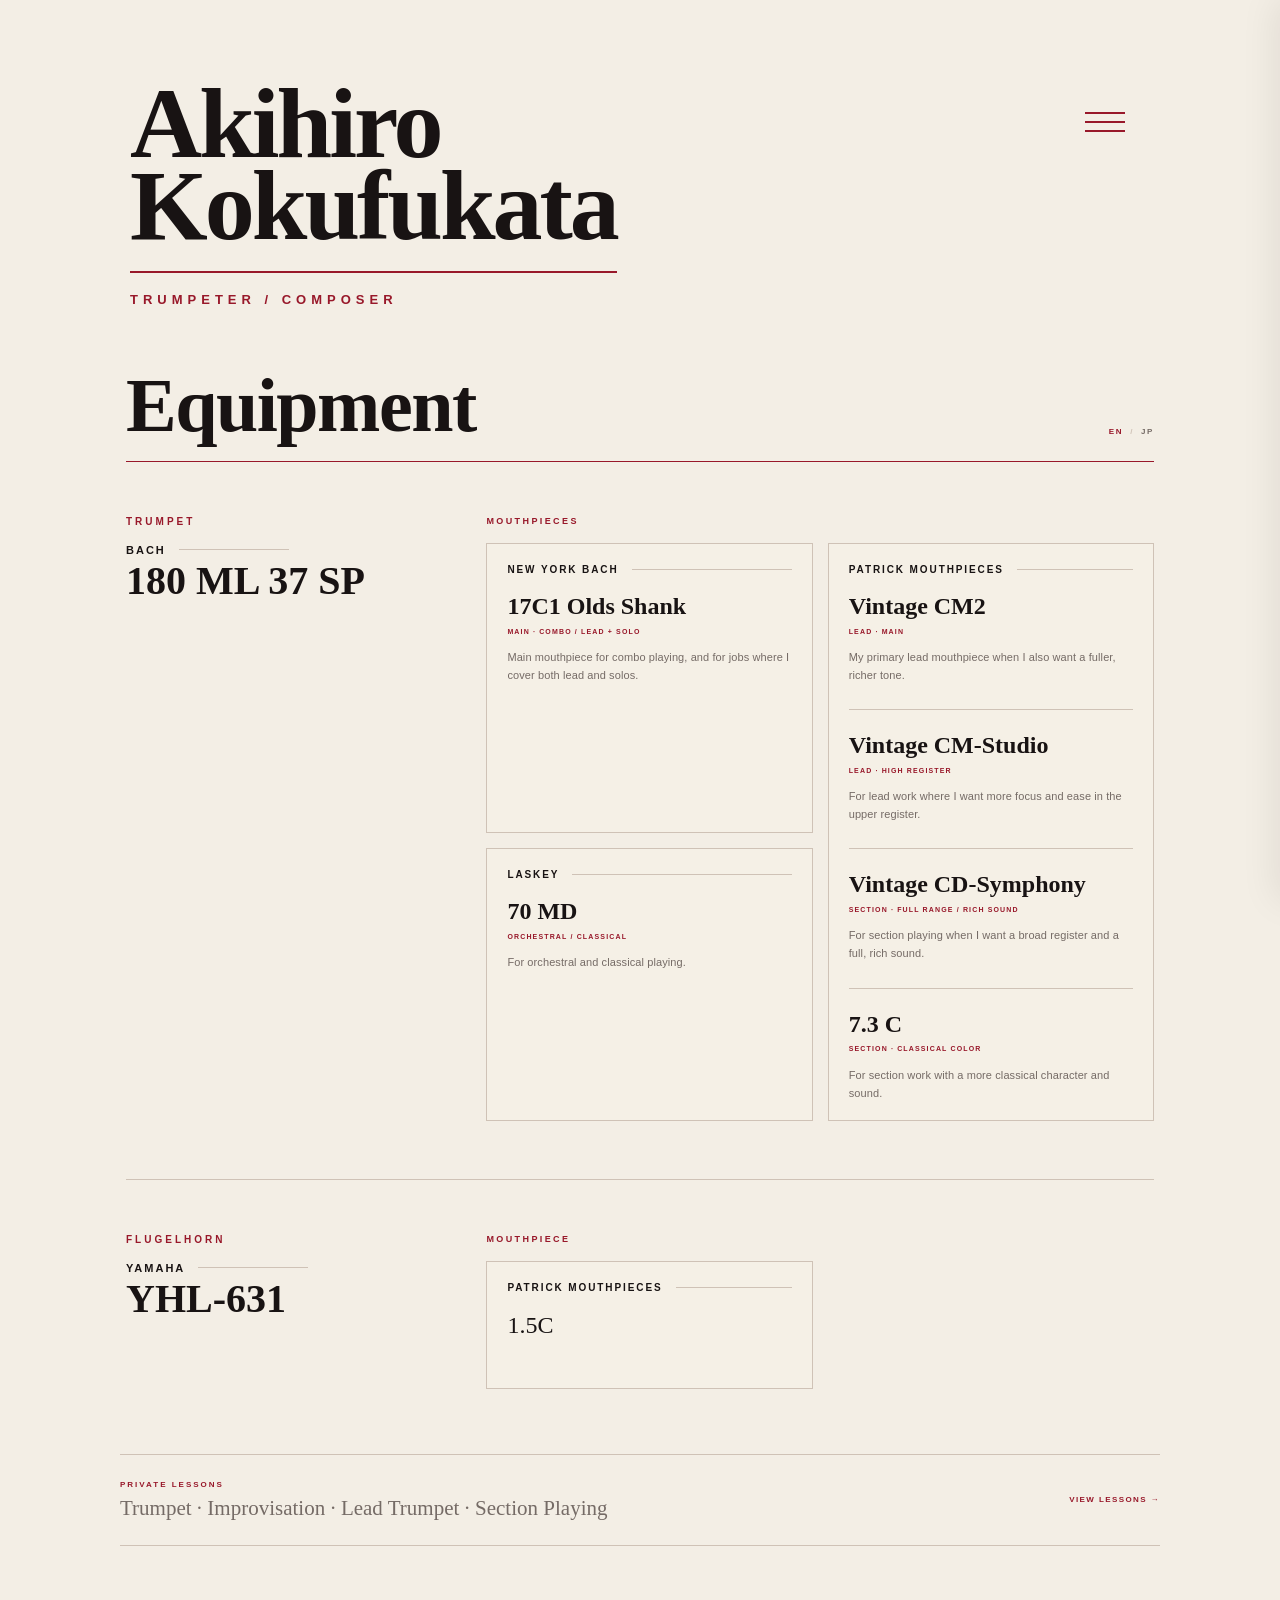
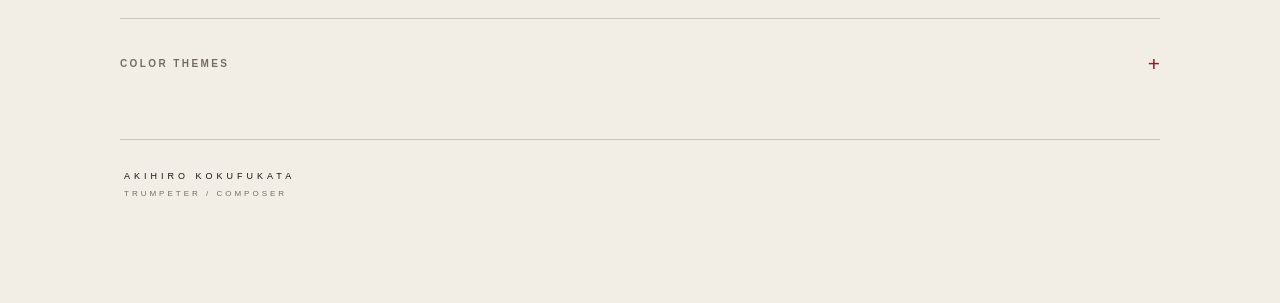
<file: equipment.html>
<!DOCTYPE html>
<html lang="en">
<head>
<meta charset="UTF-8">
<meta name="viewport" content="width=device-width, initial-scale=1.0">
<meta name="referrer" content="strict-origin-when-cross-origin">
<meta http-equiv="Content-Security-Policy" content="default-src 'self'; base-uri 'self'; object-src 'none'; script-src 'self' 'unsafe-inline'; script-src-attr 'none'; style-src 'self' 'unsafe-inline' https://fonts.googleapis.com; font-src 'self' data: https://fonts.gstatic.com; img-src 'self' data: blob: https:; media-src 'self' https:; connect-src 'self' https://www.googleapis.com https://formspree.io https://fonts.googleapis.com https://fonts.gstatic.com; frame-src 'self' https://www.youtube-nocookie.com https://www.youtube.com; form-action 'self' https://formspree.io; worker-src 'none'; manifest-src 'self'; upgrade-insecure-requests">
<title>Equipment | Akihiro Kokufukata</title>
<meta name="description" content="Trumpet, flugelhorn and mouthpiece setup used by jazz trumpeter and composer Akihiro Kokufukata.">
<link rel="canonical" href="https://akihirokokufukata.github.io/Akihiro-Kokufukata-Live-Schedule-/equipment.html">

<meta property="og:type" content="website">
<meta property="og:title" content="Equipment | Akihiro Kokufukata">
<meta property="og:description" content="Trumpet, flugelhorn and mouthpiece setup used by Akihiro Kokufukata.">
<meta property="og:url" content="https://akihirokokufukata.github.io/Akihiro-Kokufukata-Live-Schedule-/equipment.html">
<meta property="og:image" content="https://akihirokokufukata.github.io/Akihiro-Kokufukata-Live-Schedule-/images/og-image.jpg">
<meta name="twitter:card" content="summary_large_image">

<link rel="preconnect" href="https://fonts.googleapis.com">
<link rel="preconnect" href="https://fonts.gstatic.com" crossorigin>
<link href="https://fonts.googleapis.com/css2?family=Cormorant+Garamond:wght@500;600&family=Noto+Serif+JP:wght@400;500;600&family=Space+Grotesk:wght@400;500;600&display=swap" rel="stylesheet">

<style>
:root{
  --paper:#f3eee5;
  --card:#f7f2e9;
  --ink:#181313;
  --muted:#756b66;
  --crimson:#98182a;
  --crimson-dark:#76101f;
  --line:#cfc2b6;
  --serif:"Cormorant Garamond",Georgia,serif;
  --jp:"Noto Serif JP",serif;
  --sans:"Space Grotesk",Arial,sans-serif;
}
*{box-sizing:border-box}
html{scroll-behavior:smooth}
body{
  margin:0;background:var(--paper);color:var(--ink);
  -webkit-font-smoothing:antialiased;
}
button,a{-webkit-tap-highlight-color:transparent}
button{font:inherit}
main{
  width:100%;max-width:1100px;margin:0 auto;
  padding:58px 30px 90px;
  overflow-x:hidden;
}
header{position:relative;padding:25px 10px 62px}
.name-wrap{display:inline-block}
.artist-name{
  margin:0;max-width:640px;
  font-family:var(--serif);
  font-size:clamp(58px,8.5vw,100px);
  font-weight:600;line-height:.82;letter-spacing:-3px;
}
.artist-name span{display:block}
.name-line{
  width:100%;height:1.5px;margin-top:24px;
  background:var(--crimson);
}
.artist-role{
  margin-top:19px;color:var(--crimson);
  font-family:var(--sans);font-size:13px;font-weight:600;
  letter-spacing:5px;
}
.menu-toggle{
  position:absolute;top:42px;right:32px;z-index:30;
  width:46px;height:38px;padding:5px 3px;border:0;
  background:transparent;cursor:pointer;
}
.menu-toggle span{
  display:block;width:100%;height:2px;margin:7px 0;
  background:var(--crimson);
  transition:transform .25s ease,opacity .2s ease;
}
.menu-toggle.open span:nth-child(1){transform:translateY(9px) rotate(45deg)}
.menu-toggle.open span:nth-child(2){opacity:0}
.menu-toggle.open span:nth-child(3){transform:translateY(-9px) rotate(-45deg)}
.menu-backdrop{
  position:fixed;inset:0;z-index:20;
  background:rgba(24,19,19,.22);
  opacity:0;visibility:hidden;
  transition:.25s ease;
}
.menu-backdrop.open{opacity:1;visibility:visible}
.site-menu{
  position:fixed;top:0;right:0;z-index:25;
  width:min(360px,84vw);height:100vh;
  padding:125px 42px 40px;
  background:var(--card);
  border-left:1px solid var(--line);
  transform:translateX(102%);
  transition:transform .28s ease;
  box-shadow:-12px 0 35px rgba(24,19,19,.08);
}
.site-menu.open{transform:translateX(0)}
.site-menu a{
  display:block;padding:18px 0;
  border-bottom:1px solid var(--line);
  color:var(--ink);
  font-family:var(--serif);font-size:29px;font-weight:600;
  text-decoration:none;
}
.site-menu a.current,.site-menu a:hover{color:var(--crimson)}

.equipment{padding:0 6px}
.equipment-title{
  margin:0;font-family:var(--serif);
  font-size:clamp(50px,7vw,76px);
  font-weight:600;line-height:.95;letter-spacing:-1.5px;
}
.equipment-heading{
  display:flex;align-items:flex-end;justify-content:space-between;
  gap:24px;
}
.language-toggle{
  display:flex;align-items:center;gap:7px;padding-bottom:5px;
  font-family:var(--sans);font-size:8px;font-weight:600;letter-spacing:1.6px;
}
.language-button{
  padding:0;border:0;background:transparent;color:var(--muted);
  cursor:pointer;font:inherit;letter-spacing:inherit;
}
.language-button.active,.language-button:hover{color:var(--crimson)}
.language-divider{color:var(--line)}

.equipment-rule{
  width:100%;height:1px;margin:20px 0 0;
  background:var(--crimson);
}
.instrument-section{
  display:grid;grid-template-columns:minmax(180px,30%) 1fr;
  gap:52px;
  padding:54px 0 58px;
  border-bottom:1px solid var(--line);
}
.instrument-section:last-child{border-bottom:0;padding-bottom:20px}
.instrument-label{
  color:var(--crimson);
  font-family:var(--sans);font-size:10px;font-weight:600;
  letter-spacing:3px;
}
.instrument-maker{
  display:flex;align-items:center;gap:13px;
  margin-top:17px;color:var(--ink);
  font-family:var(--sans);font-size:11px;font-weight:700;
  letter-spacing:2px;
  text-transform:uppercase;
}
.instrument-maker::after{
  content:"";height:1px;flex:1;max-width:110px;
  background:var(--line);
}
.instrument-model{
  margin:5px 0 0;
  font-family:var(--serif);font-size:40px;font-weight:600;line-height:1;
}
.gear-subsection + .gear-subsection{margin-top:34px}
.gear-subtitle{
  margin:0 0 17px;color:var(--crimson);
  font-family:var(--sans);font-size:9px;font-weight:600;
  letter-spacing:2.4px;
}
.mouthpiece-grid{
  display:grid;grid-template-columns:repeat(2,minmax(0,1fr));
  gap:15px;
}
.maker-group{
  min-height:128px;padding:20px 20px 18px;
  border:1px solid var(--line);
  background:rgba(247,242,233,.35);
}
.maker-name{
  display:flex;align-items:center;gap:13px;
  margin:0 0 18px;color:var(--ink);
  font-family:var(--sans);font-size:10px;font-weight:700;
  letter-spacing:1.9px;
  text-transform:uppercase;
}
.maker-name::after{
  content:"";height:1px;flex:1;
  background:var(--line);
}
.model-list{margin:0;padding:0;list-style:none}
.model-list li{
  margin:4px 0;
  font-family:var(--serif);font-size:24px;line-height:1.18;
}
.gear-item + .gear-item{
  margin-top:25px;padding-top:22px;border-top:1px solid var(--line);
}
.gear-model{
  font-family:var(--serif);font-size:24px;font-weight:600;line-height:1.12;
}
.gear-use{
  margin-top:7px;color:var(--crimson);
  font-family:var(--sans);font-size:7px;font-weight:600;
  line-height:1.45;letter-spacing:1.15px;
}
.gear-description{
  margin:11px 0 0;color:var(--muted);
  font-family:var(--sans);font-size:11px;font-weight:400;
  line-height:1.65;letter-spacing:.1px;
}
body[data-language="ja"] .gear-description{
  font-family:var(--jp);font-size:11px;line-height:1.8;letter-spacing:.02em;
}
.trumpet-mouthpieces .maker-group:nth-child(2){grid-row:span 2}

footer{
  margin-top:54px;padding:31px 4px 15px;
  border-top:1px solid var(--line);
}
.footer-name{
  font-family:var(--sans);font-size:9px;font-weight:500;letter-spacing:4px;
}
.footer-role{
  margin-top:8px;color:var(--muted);
  font-family:var(--sans);font-size:8px;letter-spacing:3px;
}

@media(max-width:650px){
  main{padding:28px 15px 65px}
  header{padding:26px 6px 48px}
  .artist-name{
    max-width:350px;font-size:clamp(52px,15vw,70px);
    line-height:.86;letter-spacing:-2px;
  }
  .name-line{margin-top:20px}
  .artist-role{margin-top:17px;font-size:11px;letter-spacing:3.3px}
  .menu-toggle{top:29px;right:18px;width:39px}
  .site-menu{padding:105px 28px 35px}
  .site-menu a{font-size:26px;padding:17px 0}
  .equipment-title{font-size:clamp(48px,14vw,64px)}
  .equipment-heading{align-items:flex-end;gap:14px}
  .language-toggle{padding-bottom:3px;font-size:7px;letter-spacing:1.3px}
  .equipment-rule{margin-top:16px}
  .instrument-section{display:block;padding:40px 0 44px}
  .instrument-main{margin-bottom:32px}
  .instrument-model{font-size:34px}
  .mouthpiece-grid{grid-template-columns:1fr;gap:10px}
  .maker-group{min-height:0;padding:17px 17px 15px}
  .maker-name{font-size:9px;letter-spacing:1.7px;gap:10px;margin-bottom:16px}
  .instrument-maker{font-size:10px;letter-spacing:1.8px;gap:10px}
  .instrument-maker::after{max-width:85px}
  .model-list li{font-size:22px}
  .gear-model{font-size:22px}
  .gear-use{font-size:6.5px;letter-spacing:1px}
  .gear-description{font-size:10.5px;line-height:1.7}
  body[data-language="ja"] .gear-description{font-size:10.5px;line-height:1.85}
  .trumpet-mouthpieces .maker-group:nth-child(2){grid-row:auto}
}

.lesson-teaser{
  display:flex;align-items:center;justify-content:space-between;gap:24px;
  margin-top:45px;padding:25px 0;
  border-top:1px solid var(--line);border-bottom:1px solid var(--line);
}
.lesson-teaser-label{
  color:var(--crimson);font-family:var(--sans);font-size:8px;font-weight:600;letter-spacing:2px;
}
.lesson-teaser-copy{
  margin-top:7px;color:var(--muted);font-family:var(--serif);font-size:21px;line-height:1.15;
}
.lesson-teaser-link{
  color:var(--crimson);font-family:var(--sans);font-size:8px;font-weight:600;
  letter-spacing:1.4px;text-decoration:none;white-space:nowrap;
}
.lesson-teaser-link:hover{color:var(--crimson-dark)}
@media(max-width:650px){
  .lesson-teaser{display:block;margin-top:34px;padding:21px 0}
  .lesson-teaser-copy{font-size:18px}
  .lesson-teaser-link{display:inline-block;margin-top:14px}
}

</style>
<link rel="stylesheet" href="theme.css">
<script src="theme.js"></script>
</head>
<body>
<main>
<header>
  <button class="menu-toggle" id="menuToggle" type="button" aria-label="Open menu" aria-expanded="false">
    <span></span><span></span><span></span>
  </button>
  <div class="menu-backdrop" id="menuBackdrop"></div>

  <nav class="site-menu" id="siteMenu" aria-label="Site navigation">
    <a href="index.html">LIVE SCHEDULE</a>
    <a href="bio.html">BIO</a>
    <a href="music.html">MUSIC</a>
    <a href="equipment.html" class="current" aria-current="page">EQUIPMENT</a>
    <a href="lessons.html">LESSONS</a>
    <a href="contact.html">CONTACT</a>
  </nav>

  <div class="name-wrap">
    <h1 class="artist-name"><span>Akihiro</span><span>Kokufukata</span></h1>
    <div class="name-line"></div>
  </div>
  <div class="artist-role">TRUMPETER / COMPOSER</div>
</header>

<section class="equipment" aria-labelledby="equipmentTitle">
  <div class="equipment-heading">
    <h2 class="equipment-title" id="equipmentTitle">Equipment</h2>
    <div class="language-toggle" role="group" aria-label="Description language">
      <button class="language-button active" type="button" data-lang="en" aria-pressed="true">EN</button>
      <span class="language-divider">/</span>
      <button class="language-button" type="button" data-lang="ja" aria-pressed="false">JP</button>
    </div>
  </div>
  <div class="equipment-rule"></div>

  <section class="instrument-section" aria-labelledby="trumpetTitle">
    <div class="instrument-main">
      <div class="instrument-label" id="trumpetTitle">TRUMPET</div>
      <div class="instrument-maker">BACH</div>
      <h3 class="instrument-model">180 ML 37 SP</h3>
    </div>
    <div>
      <section class="gear-subsection" aria-labelledby="trumpetMouthpiecesTitle">
        <h4 class="gear-subtitle" id="trumpetMouthpiecesTitle">MOUTHPIECES</h4>
        <div class="mouthpiece-grid trumpet-mouthpieces">
          <article class="maker-group">
            <h5 class="maker-name">New York Bach</h5>
            <div class="gear-item">
              <div class="gear-model">17C1 Olds Shank</div>
              <div class="gear-use">MAIN · COMBO / LEAD + SOLO</div>
              <p class="gear-description"
                 data-copy-en="Main mouthpiece for combo playing, and for jobs where I cover both lead and solos."
                 data-copy-ja="コンボでの演奏を中心に使用。リードとソロの両方を担当する現場でも、メインとして使用。">
                Main mouthpiece for combo playing, and for jobs where I cover both lead and solos.
              </p>
            </div>
          </article>

          <article class="maker-group">
            <h5 class="maker-name">Patrick Mouthpieces</h5>

            <div class="gear-item">
              <div class="gear-model">Vintage CM2</div>
              <div class="gear-use">LEAD · MAIN</div>
              <p class="gear-description"
                 data-copy-en="My primary lead mouthpiece when I also want a fuller, richer tone."
                 data-copy-ja="リード用のメイン。高音域だけでなく、太さや豊かさのある音色も重視したい場面で使用。">
                My primary lead mouthpiece when I also want a fuller, richer tone.
              </p>
            </div>

            <div class="gear-item">
              <div class="gear-model">Vintage CM-Studio</div>
              <div class="gear-use">LEAD · HIGH REGISTER</div>
              <p class="gear-description"
                 data-copy-en="For lead work where I want more focus and ease in the upper register."
                 data-copy-ja="より高い音域やハイノートの吹きやすさを重視したいリードの現場で使用。">
                For lead work where I want more focus and ease in the upper register.
              </p>
            </div>

            <div class="gear-item">
              <div class="gear-model">Vintage CD-Symphony</div>
              <div class="gear-use">SECTION · FULL RANGE / RICH SOUND</div>
              <p class="gear-description"
                 data-copy-en="For section playing when I want a broad register and a full, rich sound."
                 data-copy-ja="幅広い音域をカバーしながら、太く豊かな音色でセクションを支えたい場面で使用。">
                For section playing when I want a broad register and a full, rich sound.
              </p>
            </div>

            <div class="gear-item">
              <div class="gear-model">7.3 C</div>
              <div class="gear-use">SECTION · CLASSICAL COLOR</div>
              <p class="gear-description"
                 data-copy-en="For section work with a more classical character and sound."
                 data-copy-ja="クラシカルな要素や音色が求められるセクションで使用。">
                For section work with a more classical character and sound.
              </p>
            </div>
          </article>

          <article class="maker-group">
            <h5 class="maker-name">Laskey</h5>
            <div class="gear-item">
              <div class="gear-model">70 MD</div>
              <div class="gear-use">ORCHESTRAL / CLASSICAL</div>
              <p class="gear-description"
                 data-copy-en="For orchestral and classical playing."
                 data-copy-ja="オーケストラやクラシックで使用。">
                For orchestral and classical playing.
              </p>
            </div>
          </article>
        </div>
      </section>
    </div>
  </section>

  <section class="instrument-section" aria-labelledby="flugelhornTitle">
    <div class="instrument-main">
      <div class="instrument-label" id="flugelhornTitle">FLUGELHORN</div>
      <div class="instrument-maker">YAMAHA</div>
      <h3 class="instrument-model">YHL-631</h3>
    </div>
    <div>
      <section class="gear-subsection" aria-labelledby="flugelMouthpieceTitle">
        <h4 class="gear-subtitle" id="flugelMouthpieceTitle">MOUTHPIECE</h4>
        <div class="mouthpiece-grid">
          <article class="maker-group">
            <h5 class="maker-name">Patrick Mouthpieces</h5>
            <ul class="model-list"><li>1.5C</li></ul>
          </article>
        </div>
      </section>
    </div>
  </section>
</section>
<div class="lesson-teaser">
  <div>
    <div class="lesson-teaser-label">PRIVATE LESSONS</div>
    <div class="lesson-teaser-copy">Trumpet · Improvisation · Lead Trumpet · Section Playing</div>
  </div>
  <a class="lesson-teaser-link" href="lessons.html">VIEW LESSONS →</a>
</div>

<footer>
  <div class="footer-name">AKIHIRO KOKUFUKATA</div>
  <div class="footer-role">TRUMPETER / COMPOSER</div>
</footer>
</main>

<script>
const menuToggle=document.getElementById('menuToggle');
const siteMenu=document.getElementById('siteMenu');
const menuBackdrop=document.getElementById('menuBackdrop');
function setMenu(open){
  menuToggle.classList.toggle('open',open);
  siteMenu.classList.toggle('open',open);
  menuBackdrop.classList.toggle('open',open);
  menuToggle.setAttribute('aria-expanded',String(open));
  menuToggle.setAttribute('aria-label',open?'Close menu':'Open menu');
}
menuToggle.addEventListener('click',()=>setMenu(!siteMenu.classList.contains('open')));
menuBackdrop.addEventListener('click',()=>setMenu(false));
document.addEventListener('keydown',e=>{
  if(e.key==='Escape'&&siteMenu.classList.contains('open'))setMenu(false);
});

const languageButtons=[...document.querySelectorAll('.language-button')];
const descriptions=[...document.querySelectorAll('.gear-description')];

function setLanguage(lang){
  const language=lang==='ja'?'ja':'en';
  document.body.dataset.language=language;

  languageButtons.forEach(button=>{
    const active=button.dataset.lang===language;
    button.classList.toggle('active',active);
    button.setAttribute('aria-pressed',String(active));
  });

  descriptions.forEach(item=>{
    item.textContent=language==='ja' ? item.dataset.copyJa : item.dataset.copyEn;
  });

  try{localStorage.setItem('equipment-language',language)}catch(e){}
}

languageButtons.forEach(button=>{
  button.addEventListener('click',()=>setLanguage(button.dataset.lang));
});

let initialLanguage='en';
try{
  const saved=localStorage.getItem('equipment-language');
  if(saved==='ja'||saved==='en')initialLanguage=saved;
  else if((navigator.language||'').toLowerCase().startsWith('ja'))initialLanguage='ja';
}catch(e){}

setLanguage(initialLanguage);
</script>
</body>
</html>
</file>
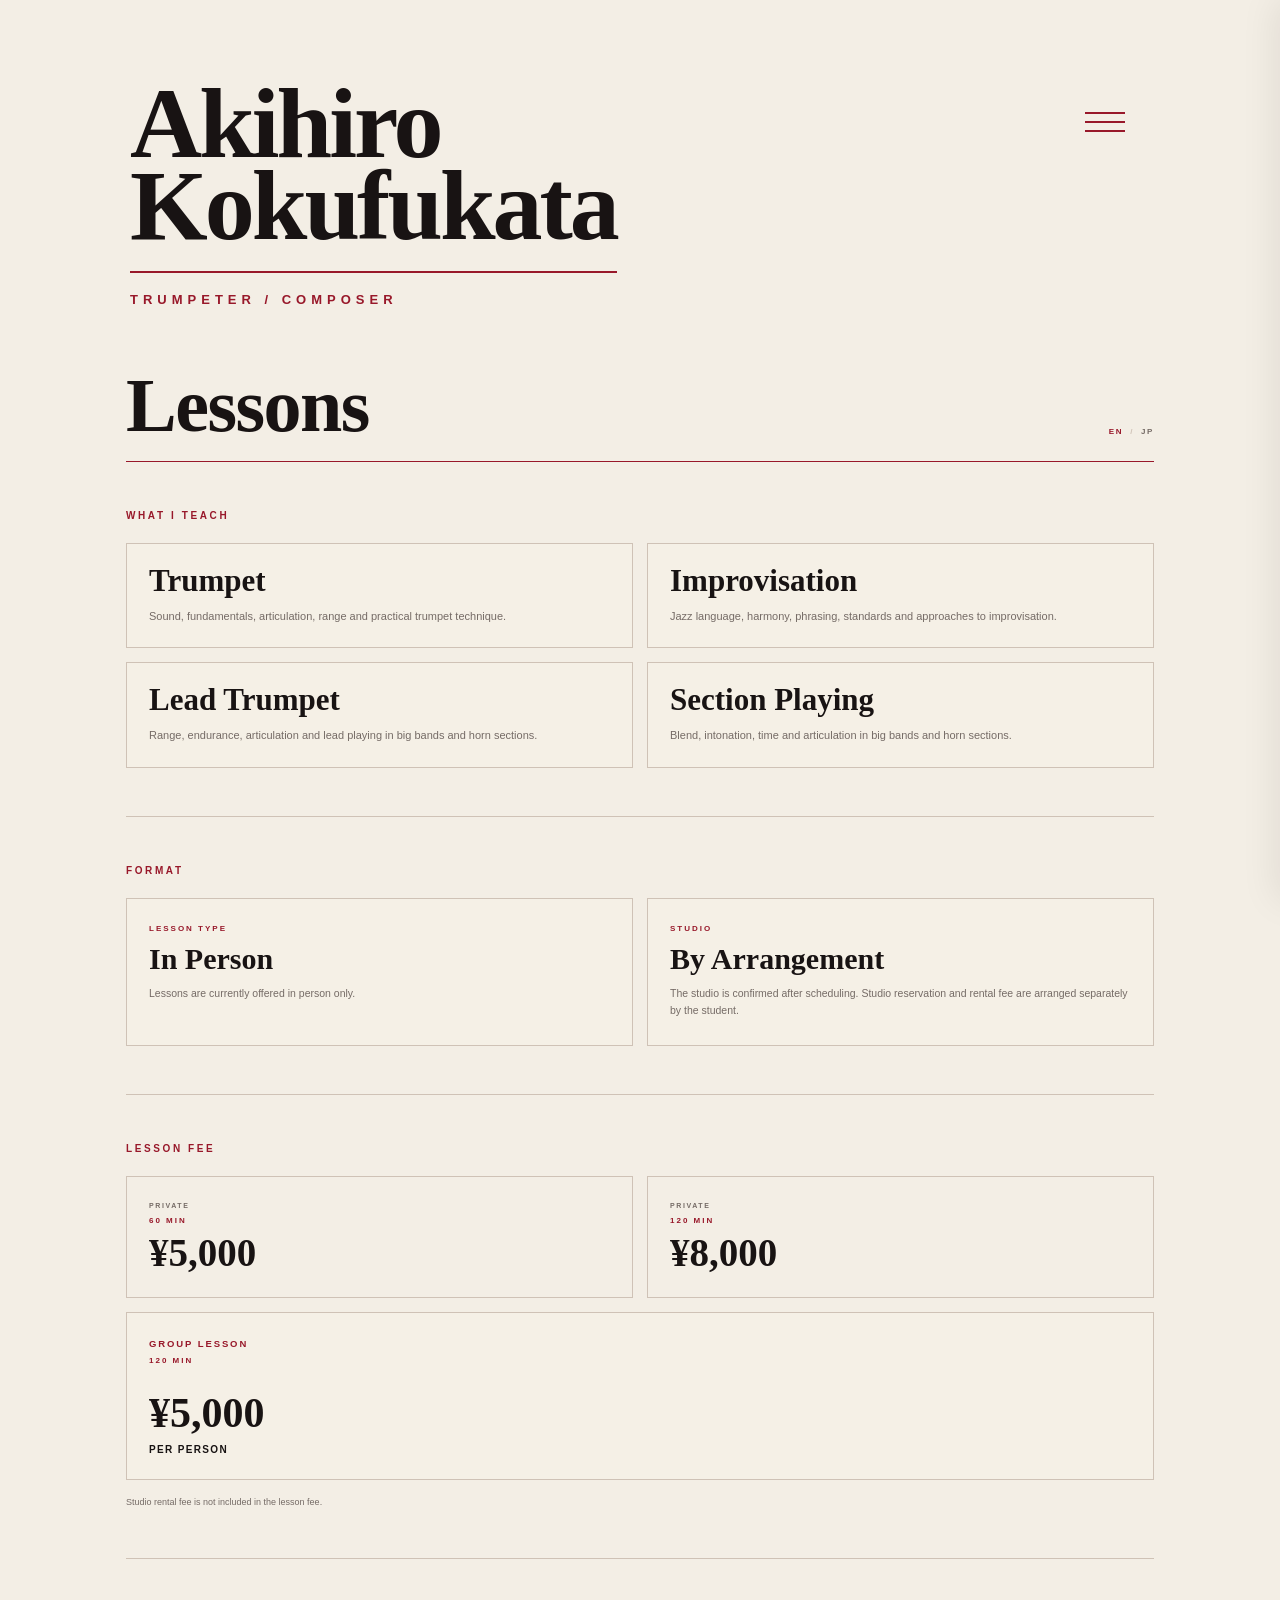
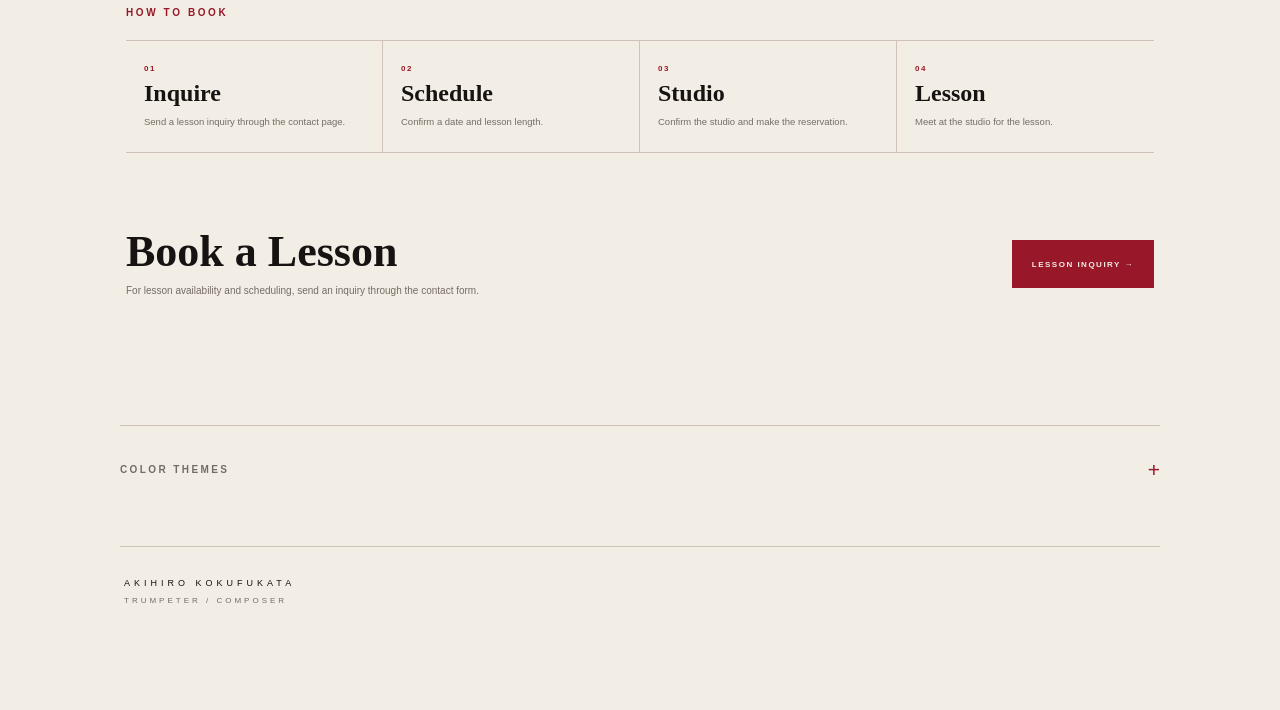
<file: lessons.html>
<!DOCTYPE html>
<html lang="en">
<head>
<meta charset="UTF-8">
<meta name="viewport" content="width=device-width, initial-scale=1.0">
<meta name="referrer" content="strict-origin-when-cross-origin">
<meta http-equiv="Content-Security-Policy" content="default-src 'self'; base-uri 'self'; object-src 'none'; script-src 'self' 'unsafe-inline'; script-src-attr 'none'; style-src 'self' 'unsafe-inline' https://fonts.googleapis.com; font-src 'self' data: https://fonts.gstatic.com; img-src 'self' data: blob: https:; media-src 'self' https:; connect-src 'self' https://www.googleapis.com https://formspree.io https://fonts.googleapis.com https://fonts.gstatic.com; frame-src 'self' https://www.youtube-nocookie.com https://www.youtube.com; form-action 'self' https://formspree.io; worker-src 'none'; manifest-src 'self'; upgrade-insecure-requests">

<title>Lessons | Akihiro Kokufukata</title>
<meta name="description" content="Private in-person trumpet lessons with Akihiro Kokufukata: trumpet, improvisation, lead trumpet and section playing.">
<link rel="canonical" href="https://akihirokokufukata.github.io/Akihiro-Kokufukata-Live-Schedule-/lessons.html">

<meta property="og:type" content="website">
<meta property="og:title" content="Lessons | Akihiro Kokufukata">
<meta property="og:description" content="Private in-person trumpet lessons: trumpet, improvisation, lead trumpet and section playing.">
<meta property="og:url" content="https://akihirokokufukata.github.io/Akihiro-Kokufukata-Live-Schedule-/lessons.html">
<meta property="og:image" content="https://akihirokokufukata.github.io/Akihiro-Kokufukata-Live-Schedule-/images/og-image.jpg">
<meta name="twitter:card" content="summary_large_image">

<link rel="preconnect" href="https://fonts.googleapis.com">
<link rel="preconnect" href="https://fonts.gstatic.com" crossorigin>
<link href="https://fonts.googleapis.com/css2?family=Cormorant+Garamond:wght@500;600&family=Noto+Serif+JP:wght@400;500;600&family=Space+Grotesk:wght@400;500;600&display=swap" rel="stylesheet">

<style>
:root{
  --paper:#f3eee5;
  --card:#f7f2e9;
  --ink:#181313;
  --muted:#756b66;
  --crimson:#98182a;
  --crimson-dark:#76101f;
  --line:#cfc2b6;
  --serif:"Cormorant Garamond",Georgia,serif;
  --jp:"Noto Serif JP",serif;
  --sans:"Space Grotesk",Arial,sans-serif;
}
*{box-sizing:border-box}
html{scroll-behavior:smooth}
body{
  margin:0;background:var(--paper);color:var(--ink);
  -webkit-font-smoothing:antialiased;
}
button,a{-webkit-tap-highlight-color:transparent}
button{font:inherit}
main{
  width:100%;max-width:1100px;margin:0 auto;
  padding:58px 30px 90px;
  overflow-x:hidden;
}

/* Header */
header{position:relative;padding:25px 10px 62px}
.name-wrap{display:inline-block}
.artist-name{
  margin:0;max-width:640px;
  font-family:var(--serif);
  font-size:clamp(58px,8.5vw,100px);
  font-weight:600;line-height:.82;letter-spacing:-3px;
}
.artist-name span{display:block}
.name-line{width:100%;height:1.5px;margin-top:24px;background:var(--crimson)}
.artist-role{
  margin-top:19px;color:var(--crimson);
  font-family:var(--sans);font-size:13px;font-weight:600;letter-spacing:5px;
}

/* Menu */
.menu-toggle{
  position:absolute;top:42px;right:32px;z-index:30;
  width:46px;height:38px;padding:5px 3px;border:0;background:transparent;cursor:pointer;
}
.menu-toggle span{
  display:block;width:100%;height:2px;margin:7px 0;background:var(--crimson);
  transition:transform .25s ease,opacity .2s ease;
}
.menu-toggle.open span:nth-child(1){transform:translateY(9px) rotate(45deg)}
.menu-toggle.open span:nth-child(2){opacity:0}
.menu-toggle.open span:nth-child(3){transform:translateY(-9px) rotate(-45deg)}
.menu-backdrop{
  position:fixed;inset:0;z-index:20;background:rgba(24,19,19,.22);
  opacity:0;visibility:hidden;transition:.25s ease;
}
.menu-backdrop.open{opacity:1;visibility:visible}
.site-menu{
  position:fixed;top:0;right:0;z-index:25;
  width:min(360px,84vw);height:100vh;padding:125px 42px 40px;
  background:var(--card);border-left:1px solid var(--line);
  transform:translateX(102%);transition:transform .28s ease;
  box-shadow:-12px 0 35px rgba(24,19,19,.08);
}
.site-menu.open{transform:translateX(0)}
.site-menu a{
  display:block;padding:18px 0;border-bottom:1px solid var(--line);
  color:var(--ink);font-family:var(--serif);font-size:29px;font-weight:600;
  text-decoration:none;
}
.site-menu a.current,.site-menu a:hover{color:var(--crimson)}

/* Page */
.lessons{padding:0 6px}
.lessons-heading{
  display:flex;align-items:flex-end;justify-content:space-between;gap:24px;
}
.lessons-title{
  margin:0;font-family:var(--serif);
  font-size:clamp(50px,7vw,76px);font-weight:600;line-height:.95;letter-spacing:-1.5px;
}
.language-toggle{
  display:flex;align-items:center;gap:7px;padding-bottom:5px;
  font-family:var(--sans);font-size:8px;font-weight:600;letter-spacing:1.6px;
}
.language-button{
  padding:0;border:0;background:transparent;color:var(--muted);
  cursor:pointer;font:inherit;letter-spacing:inherit;
}
.language-button.active,.language-button:hover{color:var(--crimson)}
.language-divider{color:var(--line)}
.lessons-rule{width:100%;height:1px;margin:20px 0 0;background:var(--crimson)}

body[data-language="ja"] .localized-copy{font-family:var(--jp)}

.section{padding:48px 0;border-bottom:1px solid var(--line)}
.section:last-of-type{border-bottom:0}
.section-heading{
  display:flex;align-items:flex-end;justify-content:space-between;
  gap:20px;margin-bottom:22px;
}
.section-title{
  margin:0;color:var(--crimson);
  font-family:var(--sans);font-size:10px;font-weight:600;letter-spacing:2.6px;
}

/* What I teach */
.topic-grid{
  display:grid;grid-template-columns:repeat(2,minmax(0,1fr));gap:14px;
}
.topic-card{
  padding:21px 22px 22px;border:1px solid var(--line);
  background:rgba(247,242,233,.28);
}
.topic-name{
  margin:0 0 11px;font-family:var(--serif);
  font-size:31px;font-weight:600;line-height:1;
}
.topic-description{
  margin:0;color:var(--muted);
  font-family:var(--sans);font-size:11px;line-height:1.7;
}
body[data-language="ja"] .topic-description{
  font-family:var(--jp);font-size:11px;line-height:1.85;
}

/* Format and price */
.details-grid{
  display:grid;grid-template-columns:1fr 1fr;gap:14px;
}
.detail-card{
  padding:25px 22px;border:1px solid var(--line);
  background:rgba(247,242,233,.28);
}
.detail-label{
  color:var(--crimson);font-family:var(--sans);
  font-size:8px;font-weight:600;letter-spacing:2px;
}
.detail-value{
  margin-top:10px;font-family:var(--serif);
  font-size:30px;font-weight:600;line-height:1.05;
}
.detail-copy{
  margin:10px 0 0;color:var(--muted);
  font-family:var(--sans);font-size:10.5px;line-height:1.7;
}
body[data-language="ja"] .detail-copy{
  font-family:var(--jp);font-size:10.5px;line-height:1.85;
}

.price-grid{
  display:grid;grid-template-columns:repeat(2,minmax(0,1fr));gap:14px;
}
.group-price-card{
  grid-column:1 / -1;
  display:block;
  padding:25px 22px 23px;
  border:1px solid var(--line);
  background:rgba(247,242,233,.28);
}
.group-price-card .price{
  font-size:42px;
}
.group-price-card .price-type{
  color:var(--crimson);
  font-size:9.5px;
  letter-spacing:1.9px;
}
.group-price-card .price-duration{
  margin-top:8px;
}
.group-price-card .price{
  margin-top:27px;
}
.group-price-card .price-duration{
  margin-top:7px;
}

.price-card{
  padding:25px 22px;border:1px solid var(--line);
}
.price-duration{
  color:var(--crimson);font-family:var(--sans);
  font-size:8px;font-weight:600;letter-spacing:2px;
}
.price-type{
  margin-bottom:7px;color:var(--muted);
  font-family:var(--sans);font-size:7px;font-weight:600;
  letter-spacing:1.6px;
}
.price-per{
  margin-top:9px;color:var(--ink);
  font-family:var(--sans);font-size:10px;font-weight:600;
  line-height:1.3;letter-spacing:1.35px;
}
body[data-language="ja"] .price-per{
  font-family:var(--jp);font-size:11px;letter-spacing:.06em;
}
.price{
  margin-top:8px;font-family:var(--serif);
  font-size:39px;font-weight:600;line-height:1;
}
.price-note{
  margin-top:12px;color:var(--muted);
  font-family:var(--sans);font-size:9px;line-height:1.6;
}
body[data-language="ja"] .price-note{
  font-family:var(--jp);font-size:9.5px;line-height:1.75;
}
.fee-note{
  margin:15px 0 0;color:var(--muted);
  font-family:var(--sans);font-size:9px;line-height:1.65;
}
body[data-language="ja"] .fee-note{
  font-family:var(--jp);font-size:9.5px;line-height:1.75;
}

/* Booking flow */
.booking-flow{
  display:grid;grid-template-columns:repeat(4,minmax(0,1fr));
  border-top:1px solid var(--line);border-bottom:1px solid var(--line);
}
.booking-step{
  position:relative;padding:23px 18px 22px;
  border-right:1px solid var(--line);
}
.booking-step:last-child{border-right:0}
.step-number{
  color:var(--crimson);font-family:var(--sans);font-size:8px;font-weight:600;letter-spacing:1.5px;
}
.step-name{
  margin-top:8px;font-family:var(--serif);font-size:24px;font-weight:600;line-height:1;
}
.step-copy{
  margin:9px 0 0;color:var(--muted);
  font-family:var(--sans);font-size:9.5px;line-height:1.65;
}
body[data-language="ja"] .step-copy{
  font-family:var(--jp);font-size:9.5px;line-height:1.8;
}

/* CTA */
.lesson-cta{
  display:flex;align-items:center;justify-content:space-between;
  gap:24px;margin-top:46px;padding:31px 0 6px;
}
.cta-title{
  margin:0;font-family:var(--serif);
  font-size:clamp(30px,4vw,44px);font-weight:600;line-height:1;
}
.cta-copy{
  margin:9px 0 0;color:var(--muted);
  font-family:var(--sans);font-size:10px;line-height:1.6;
}
body[data-language="ja"] .cta-copy{
  font-family:var(--jp);font-size:10px;line-height:1.75;
}
.cta-button{
  display:inline-flex;align-items:center;justify-content:center;
  min-height:48px;padding:0 19px;
  border:1px solid var(--crimson);background:var(--crimson);color:var(--paper);
  font-family:var(--sans);font-size:8px;font-weight:600;letter-spacing:1.5px;
  text-decoration:none;white-space:nowrap;
}
.cta-button:hover{background:var(--crimson-dark);border-color:var(--crimson-dark)}

footer{
  margin-top:54px;padding:31px 4px 15px;border-top:1px solid var(--line);
}
.footer-name{font-family:var(--sans);font-size:9px;font-weight:500;letter-spacing:4px}
.footer-role{margin-top:8px;color:var(--muted);font-family:var(--sans);font-size:8px;letter-spacing:3px}

@media(max-width:650px){
  main{padding:28px 15px 65px}
  header{padding:26px 6px 48px}
  .artist-name{
    max-width:350px;font-size:clamp(52px,15vw,70px);
    line-height:.86;letter-spacing:-2px;
  }
  .name-line{margin-top:20px}
  .artist-role{margin-top:17px;font-size:11px;letter-spacing:3.3px}
  .menu-toggle{top:29px;right:18px;width:39px}
  .site-menu{padding:105px 28px 35px}
  .site-menu a{font-size:26px;padding:15px 0}

  .lessons-title{font-size:clamp(48px,14vw,64px)}
  .lessons-heading{gap:14px}
  .language-toggle{padding-bottom:3px;font-size:7px;letter-spacing:1.3px}
  .lessons-rule{margin-top:16px}

  .section{padding:38px 0}
  .topic-grid,.details-grid,.price-grid{grid-template-columns:1fr}
  .group-price-card{
    grid-column:auto;
    display:block;
    padding:24px 18px 22px;
  }
  .group-price-card .price{font-size:40px}
  .group-price-card .price-type{font-size:9px}
  .price-per{font-size:10px}
  body[data-language="ja"] .price-per{font-size:11px}
  .topic-card{padding:18px 18px 20px}.detail-card,.price-card{padding:20px 18px}
  .topic-name{font-size:28px}
  .topic-description{font-size:10.5px}
  body[data-language="ja"] .topic-description{font-size:10.5px}

  .booking-flow{grid-template-columns:1fr 1fr}
  .booking-step:nth-child(2){border-right:0}
  .booking-step:nth-child(-n+2){border-bottom:1px solid var(--line)}
  .booking-step{padding:20px 15px}
  .step-name{font-size:22px}

  .lesson-cta{display:block;margin-top:37px;padding-top:26px}
  .cta-button{margin-top:21px;width:100%}
}
</style>
<link rel="stylesheet" href="theme.css">
<script src="theme.js"></script>
</head>

<body data-language="en">
<main>
<header>
  <button class="menu-toggle" id="menuToggle" type="button" aria-label="Open menu" aria-expanded="false">
    <span></span><span></span><span></span>
  </button>
  <div class="menu-backdrop" id="menuBackdrop"></div>

  <nav class="site-menu" id="siteMenu" aria-label="Site navigation">
    <a href="index.html">LIVE SCHEDULE</a>
    <a href="bio.html">BIO</a>
    <a href="music.html">MUSIC</a>
    <a href="equipment.html">EQUIPMENT</a>
    <a href="lessons.html" class="current" aria-current="page">LESSONS</a>
    <a href="contact.html">CONTACT</a>
  </nav>

  <div class="name-wrap">
    <h1 class="artist-name"><span>Akihiro</span><span>Kokufukata</span></h1>
    <div class="name-line"></div>
  </div>
  <div class="artist-role">TRUMPETER / COMPOSER</div>
</header>

<section class="lessons" aria-labelledby="lessonsTitle">
  <div class="lessons-heading">
    <h2 class="lessons-title" id="lessonsTitle">Lessons</h2>
    <div class="language-toggle" role="group" aria-label="Description language">
      <button class="language-button active" type="button" data-lang="en" aria-pressed="true">EN</button>
      <span class="language-divider">/</span>
      <button class="language-button" type="button" data-lang="ja" aria-pressed="false">JP</button>
    </div>
  </div>
  <div class="lessons-rule"></div>

<section class="section" aria-labelledby="teachTitle">
    <div class="section-heading">
      <h3 class="section-title" id="teachTitle">WHAT I TEACH</h3>
    </div>

    <div class="topic-grid">
      <article class="topic-card">
        <h4 class="topic-name">Trumpet</h4>
        <p class="topic-description localized-copy"
           data-copy-en="Sound, fundamentals, articulation, range and practical trumpet technique."
           data-copy-ja="音色、基礎奏法、アーティキュレーション、音域など、実践的なトランペット奏法">
          Sound, fundamentals, articulation, range and practical trumpet technique.
        </p>
      </article>

      <article class="topic-card">
        <h4 class="topic-name">Improvisation</h4>
        <p class="topic-description localized-copy"
           data-copy-en="Jazz language, harmony, phrasing, standards and approaches to improvisation."
           data-copy-ja="ジャズの語彙、ハーモニー、フレージング、スタンダードなど、インプロヴィゼーションへのアプローチ">
          Jazz language, harmony, phrasing, standards and approaches to improvisation.
        </p>
      </article>

      <article class="topic-card">
        <h4 class="topic-name">Lead Trumpet</h4>
        <p class="topic-description localized-copy"
           data-copy-en="Range, endurance, articulation and lead playing in big bands and horn sections."
           data-copy-ja="音域、スタミナ、アーティキュレーションなど、ビッグバンド、ホーンセクションでのリード奏法">
          Range, endurance, articulation and lead playing in big bands and horn sections.
        </p>
      </article>

      <article class="topic-card">
        <h4 class="topic-name">Section Playing</h4>
        <p class="topic-description localized-copy"
           data-copy-en="Blend, intonation, time and articulation in big bands and horn sections."
           data-copy-ja="ブレンド、イントネーション、タイム、アーティキュレーションなど、ビッグバンドやホーンセクションにおけるセクションプレイ">
          Blend, intonation, time and articulation in big bands and horn sections.
        </p>
      </article>
    </div>
  </section>

  <section class="section" aria-labelledby="formatTitle">
    <div class="section-heading">
      <h3 class="section-title" id="formatTitle">FORMAT</h3>
    </div>

    <div class="details-grid">
      <article class="detail-card">
        <div class="detail-label">LESSON TYPE</div>
        <div class="detail-value">In Person</div>
        <p class="detail-copy localized-copy"
           data-copy-en="Lessons are currently offered in person only."
           data-copy-ja="現在は対面レッスンのみ実施。">
          Lessons are currently offered in person only.
        </p>
      </article>

      <article class="detail-card">
        <div class="detail-label">STUDIO</div>
        <div class="detail-value">By Arrangement</div>
        <p class="detail-copy localized-copy"
           data-copy-en="The studio is confirmed after scheduling. Studio reservation and rental fee are arranged separately by the student."
           data-copy-ja="日程確定後に使用スタジオを相談。スタジオの予約・利用料は生徒側で別途手配。">
          The studio is confirmed after scheduling. Studio reservation and rental fee are arranged separately by the student.
        </p>
      </article>
    </div>
  </section>

  <section class="section" aria-labelledby="feeTitle">
    <div class="section-heading">
      <h3 class="section-title" id="feeTitle">LESSON FEE</h3>
    </div>

    <div class="price-grid">
      <article class="price-card">
        <div class="price-type">PRIVATE</div>
        <div class="price-duration">60 MIN</div>
        <div class="price">¥5,000</div>
      </article>

      <article class="price-card">
        <div class="price-type">PRIVATE</div>
        <div class="price-duration">120 MIN</div>
        <div class="price">¥8,000</div>
      </article>

      <article class="group-price-card">
        <div>
          <div class="price-type">GROUP LESSON</div>
          <div class="price-duration">120 MIN</div>
          <div class="price">¥5,000</div>
          <div class="price-per localized-copy"
               data-copy-en="PER PERSON"
               data-copy-ja="1名あたり">PER PERSON</div>
        </div>
      </article>
    </div>

    <p class="fee-note localized-copy"
       data-copy-en="Studio rental fee is not included in the lesson fee."
       data-copy-ja="レッスン料金にスタジオ利用料は含まれません">
      Studio rental fee is not included in the lesson fee.
    </p>
  </section>

  <section class="section" aria-labelledby="bookingTitle">
    <div class="section-heading">
      <h3 class="section-title" id="bookingTitle">HOW TO BOOK</h3>
    </div>

    <div class="booking-flow">
      <article class="booking-step">
        <div class="step-number">01</div>
        <div class="step-name">Inquire</div>
        <p class="step-copy localized-copy"
           data-copy-en="Send a lesson inquiry through the contact page."
           data-copy-ja="Contactページからレッスン希望を送信。">
          Send a lesson inquiry through the contact page.
        </p>
      </article>

      <article class="booking-step">
        <div class="step-number">02</div>
        <div class="step-name">Schedule</div>
        <p class="step-copy localized-copy"
           data-copy-en="Confirm a date and lesson length."
           data-copy-ja="日程とレッスン時間を決定。">
          Confirm a date and lesson length.
        </p>
      </article>

      <article class="booking-step">
        <div class="step-number">03</div>
        <div class="step-name">Studio</div>
        <p class="step-copy localized-copy"
           data-copy-en="Confirm the studio and make the reservation."
           data-copy-ja="使用スタジオを確認し、生徒側で予約。">
          Confirm the studio and make the reservation.
        </p>
      </article>

      <article class="booking-step">
        <div class="step-number">04</div>
        <div class="step-name">Lesson</div>
        <p class="step-copy localized-copy"
           data-copy-en="Meet at the studio for the lesson."
           data-copy-ja="スタジオでレッスンを実施。">
          Meet at the studio for the lesson.
        </p>
      </article>
    </div>

    <div class="lesson-cta">
      <div>
        <h4 class="cta-title">Book a Lesson</h4>
        <p class="cta-copy localized-copy"
           data-copy-en="For lesson availability and scheduling, send an inquiry through the contact form."
           data-copy-ja="空き日程やレッスンについてはContactフォームからお問い合わせください。">
          For lesson availability and scheduling, send an inquiry through the contact form.
        </p>
      </div>
      <a class="cta-button localized-label"
         href="contact.html?type=Lesson&subject=Lesson%20Inquiry"
         data-copy-en="LESSON INQUIRY →"
         data-copy-ja="レッスン問い合わせ →">LESSON INQUIRY →</a>
    </div>
  </section>
</section>

<footer>
  <div class="footer-name">AKIHIRO KOKUFUKATA</div>
  <div class="footer-role">TRUMPETER / COMPOSER</div>
</footer>
</main>

<script>
const menuToggle=document.getElementById('menuToggle');
const siteMenu=document.getElementById('siteMenu');
const menuBackdrop=document.getElementById('menuBackdrop');

function setMenu(open){
  menuToggle.classList.toggle('open',open);
  siteMenu.classList.toggle('open',open);
  menuBackdrop.classList.toggle('open',open);
  menuToggle.setAttribute('aria-expanded',String(open));
  menuToggle.setAttribute('aria-label',open?'Close menu':'Open menu');
}
menuToggle.addEventListener('click',()=>setMenu(!siteMenu.classList.contains('open')));
menuBackdrop.addEventListener('click',()=>setMenu(false));
document.addEventListener('keydown',e=>{
  if(e.key==='Escape'&&siteMenu.classList.contains('open'))setMenu(false);
});

const languageButtons=[...document.querySelectorAll('.language-button')];
const localizedCopy=[...document.querySelectorAll('.localized-copy,.localized-label')];

function setLanguage(lang){
  const language=lang==='ja'?'ja':'en';
  document.body.dataset.language=language;

  languageButtons.forEach(button=>{
    const active=button.dataset.lang===language;
    button.classList.toggle('active',active);
    button.setAttribute('aria-pressed',String(active));
  });

  localizedCopy.forEach(item=>{
    item.textContent=language==='ja' ? item.dataset.copyJa : item.dataset.copyEn;
  });

  try{localStorage.setItem('lessons-language',language)}catch(e){}
}

languageButtons.forEach(button=>{
  button.addEventListener('click',()=>setLanguage(button.dataset.lang));
});

let initialLanguage='en';
try{
  const saved=localStorage.getItem('lessons-language');
  if(saved==='ja'||saved==='en')initialLanguage=saved;
  else if((navigator.language||'').toLowerCase().startsWith('ja'))initialLanguage='ja';
}catch(e){}

setLanguage(initialLanguage);
</script>
</body>
</html>
</file>
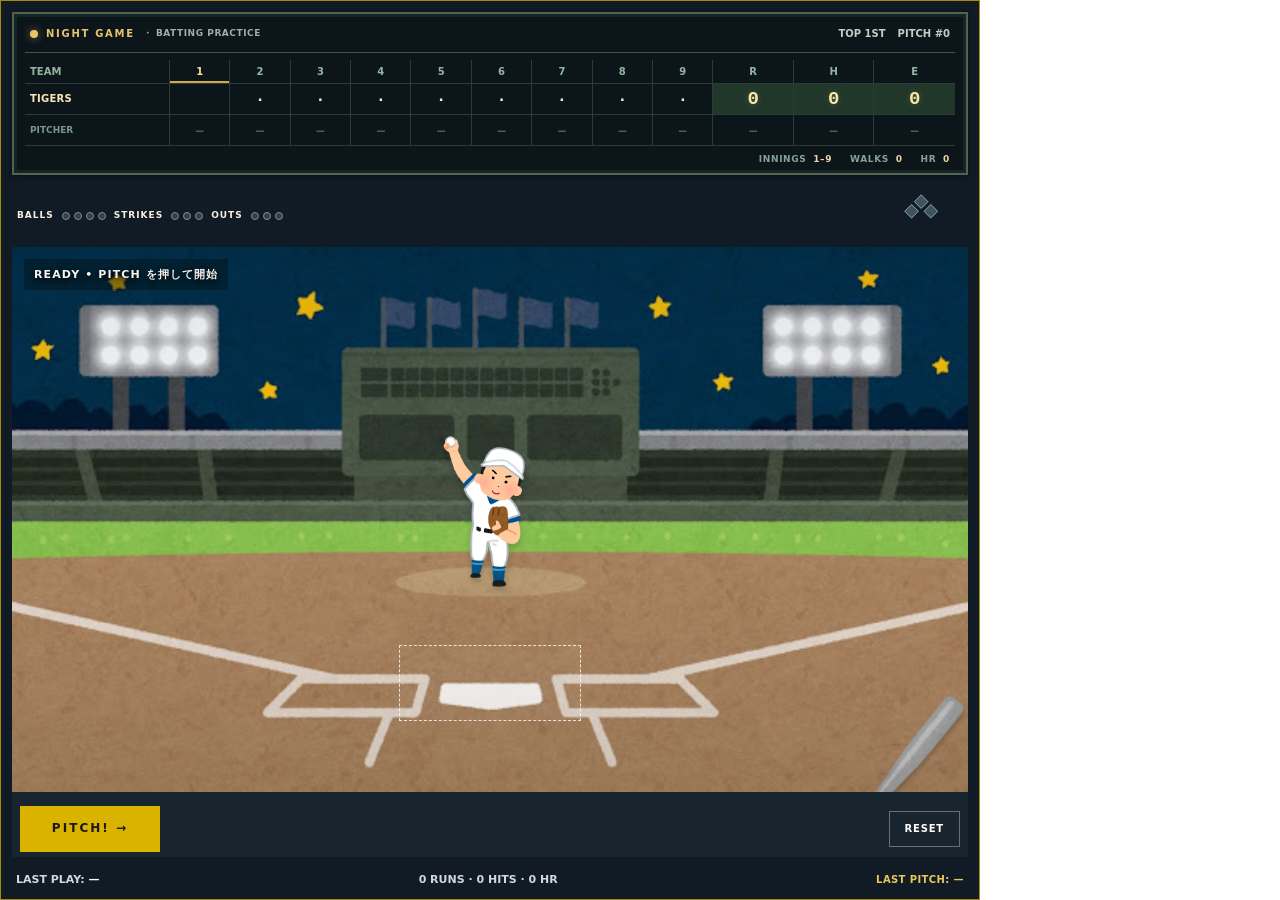
<file: game-day/game.html>
<!doctype html>
<html lang="ja">
<head>
<meta charset="utf-8">
<meta name="viewport" content="width=device-width,initial-scale=1">
<meta name="robots" content="noindex,nofollow">
<title>Play Ball — GAME DAY v43</title>
<style>

:root{--paper:#f4efe5;--card:#fffdf6;--ink:#201d1a;--muted:#746f68;--accent:#d9b300;--accent-ink:#574500;--line:#cfc9b9;--dark:#151c21;--shadow:rgba(40,27,20,.09)}
*{box-sizing:border-box}html{scroll-behavior:smooth}body{margin:0;color:var(--ink);background:var(--paper);font-family:'Noto Sans JP',system-ui,sans-serif;-webkit-font-smoothing:antialiased}button{font:inherit}button:focus-visible{outline:3px solid #277fd0;outline-offset:3px}
main{max-width:980px;padding:30px 24px 92px;margin:auto}
.topline{display:flex;align-items:center;justify-content:space-between;gap:10px;font-size:10px;font-weight:700;letter-spacing:.21em;color:var(--muted);text-transform:uppercase}
.topline .mark{color:var(--accent-ink)}
.header{padding:62px 4px 28px}
h1{font-family:'Cormorant Garamond',Georgia,serif;letter-spacing:-.028em;font-weight:600;line-height:.79;font-size:clamp(64px,12vw,106px);margin:0 0 30px}
.name-line{height:4px;background:repeating-linear-gradient(90deg,#ffd400 0 20px,#111 20px 23px);mask-image:linear-gradient(to bottom,#000 0 60%,rgba(0,0,0,.54) 100%);-webkit-mask-image:linear-gradient(to bottom,#000 0 60%,rgba(0,0,0,.54) 100%)}
.role{font-size:11px;letter-spacing:.32em;font-weight:700;color:var(--accent-ink);margin-top:15px}
.game-head{margin-top:54px;display:flex;justify-content:space-between;align-items:end;gap:18px;flex-wrap:wrap}
.game-head h2{font:600 clamp(40px,7vw,68px)/1 'Cormorant Garamond',Georgia,serif;margin:0}
.eyebrow{font:700 10px/1.4 system-ui,sans-serif;letter-spacing:.23em;color:var(--accent-ink);margin-bottom:9px}
.controls{display:flex;align-items:center;gap:7px;flex-wrap:wrap}
.choice{border:1px solid var(--line);padding:10px 13px;background:transparent;color:var(--ink);font-size:11px;letter-spacing:.09em;font-weight:700;cursor:pointer}
.choice[aria-pressed="true"]{border-color:var(--accent);box-shadow:inset 0 0 0 1px var(--accent);background:var(--card)}
.intro{font-size:13px;line-height:1.9;color:var(--muted);margin:16px 0 21px}
.game-shell{background:#111b26;padding:11px;border:1px solid color-mix(in srgb, var(--accent) 75%, #111);box-shadow:0 10px 25px var(--shadow)}
.hud{display:flex;align-items:center;justify-content:space-between;gap:10px;color:#f8f1df;font:700 11px/1 system-ui,sans-serif;letter-spacing:.09em;padding:5px 5px 13px}
.hud-left{display:flex;gap:13px;align-items:center;flex-wrap:wrap}.hud-right{display:flex;align-items:center;gap:12px}
.lamp-group{display:flex;gap:4px;align-items:center}.lamp{width:8px;height:8px;border:1px solid #81908b;background:#334046;border-radius:100%}.lamp.on.strike{background:#e4ad36;border-color:#e4ad36}.lamp.on.out{background:#ed5751;border-color:#ed5751}
.pitch-count{font-size:10px;color:#a6b6c4}
.field{position:relative;aspect-ratio:1.69;width:100%;min-height:285px;max-height:545px;background:#164026 url('stadium.jpg') center center/cover no-repeat;overflow:hidden;isolation:isolate;touch-action:pan-y;cursor:crosshair;user-select:none}
.field.batting{touch-action:none}
.field::after{content:"";position:absolute;inset:0;background:linear-gradient(to bottom,rgba(1,15,27,.12),transparent 50%,rgba(15,11,8,.10));pointer-events:none}
.pitcher{position:absolute;height:29%;width:auto;left:50%;bottom:37%;transform:translateX(-50%);filter:drop-shadow(0 4px 3px rgba(0,0,0,.2));pointer-events:none;z-index:2;transition:transform .16s}
.pitcher.release{transform:translateX(-50%) rotate(-8deg) scale(1.025)}
.pitch-ball,.batted-ball{position:absolute;z-index:5;pointer-events:none;object-fit:contain;will-change:transform,left,top;transform:translate(-50%,-50%)}
.pitch-ball{width:40px;height:40px;opacity:0}
.batted-ball{width:45px;height:45px;opacity:0;z-index:7}
.bat{position:absolute;width:28%;max-width:174px;height:auto;right:-1.5%;bottom:-16%;transform:rotate(-6deg);transform-origin:23% 88%;transition:transform .19s cubic-bezier(.2,0,.3,1);z-index:4;filter:drop-shadow(0 4px 2px rgba(0,0,0,.2));pointer-events:none}
.bat.swing{transform:rotate(-77deg) translate(-12px,-6px)}
.plate-indicator{position:absolute;width:70px;height:70px;left:50%;top:83%;transform:translate(-50%,-50%);border:1px solid rgba(255,245,210,.55);border-radius:50%;box-shadow:0 0 0 9px rgba(255,255,255,.09);opacity:.55;z-index:3;pointer-events:none;transition:border-color .12s,box-shadow .12s,opacity .12s}
.plate-indicator.ready{border-color:#f5c14b;opacity:1;box-shadow:0 0 0 9px rgba(255,208,76,.19),0 0 15px rgba(255,208,76,.58)}
.field-caption{position:absolute;top:12px;left:12px;z-index:8;font:700 11px/1.4 system-ui,sans-serif;letter-spacing:.1em;color:#f5f4ef;text-shadow:0 2px 5px #000;pointer-events:none;background:rgba(4,16,17,.40);padding:8px 10px}
.flick-guide{position:absolute;inset:0;display:flex;align-items:center;justify-content:center;z-index:10;pointer-events:none;opacity:1;transition:opacity .2s}
.flick-guide span{background:rgba(4,18,26,.78);color:#fff;border-radius:100px;padding:10px 15px;font:700 12px/1.5 system-ui,sans-serif;letter-spacing:.07em;box-shadow:0 3px 12px #0005}
.field.playing .flick-guide{opacity:0}
.aim-arrow{position:absolute;z-index:9;height:3px;transform-origin:0 50%;background:linear-gradient(90deg,#fff,#e7c660);pointer-events:none;opacity:0;border-radius:3px;box-shadow:0 0 10px #f1df92}
.aim-arrow::after{content:"";position:absolute;right:-2px;top:-5px;width:10px;height:10px;border-right:3px solid #f8d979;border-top:3px solid #f8d979;transform:rotate(45deg)}
.field-feedback{position:absolute;z-index:12;top:27%;left:50%;transform:translate(-50%,-10px) scale(.92);opacity:0;color:white;background:rgba(9,13,16,.81);border-bottom:3px solid #f7bd3a;box-shadow:0 7px 30px #0004;padding:13px 21px;font:900 clamp(22px,5vw,39px)/1.1 system-ui,sans-serif;letter-spacing:.06em;text-align:center;white-space:nowrap;pointer-events:none;transition:opacity .2s,transform .2s}
.field-feedback.show{opacity:1;transform:translate(-50%,0) scale(1)}
.field-feedback small{display:block;font-size:12px;letter-spacing:.03em;font-weight:600;margin-top:7px}
.field-toast{position:absolute;z-index:11;left:50%;bottom:12px;transform:translateX(-50%);background:rgba(9,17,24,.84);color:#f7efd8;font:700 10px/1.4 system-ui,sans-serif;padding:7px 10px;border-radius:20px;white-space:nowrap;pointer-events:none}
.actionbar{display:flex;gap:12px;justify-content:space-between;align-items:center;background:#18252e;padding:14px 8px 5px;color:#e7e5de;flex-wrap:wrap}
.pitch-btn{border:0;background:var(--accent);color:#19191b;font:800 12px/1.3 system-ui,sans-serif;letter-spacing:.17em;padding:15px 23px;min-width:140px;cursor:pointer}
.pitch-btn:disabled{background:#778087;color:#c8cdcf;cursor:default}
.reset-btn{background:none;border:1px solid #64717b;padding:12px 15px;color:#fff;font:700 10px/1 system-ui,sans-serif;letter-spacing:.08em;cursor:pointer}
.action-hint{flex:1;min-width:160px;max-width:350px;font:500 11px/1.6 system-ui,sans-serif;color:#c9d4da}
.result-strip{display:flex;gap:12px;align-items:center;justify-content:space-between;padding:15px 4px 0;color:#d2d8dc;flex-wrap:wrap;font:600 11px/1.5 system-ui,sans-serif}.result-text{color:#fff;font-weight:800;letter-spacing:.06em}
.instructions{margin-top:30px;display:grid;grid-template-columns:repeat(4,1fr);gap:8px}
.instruction{border-top:2px solid var(--line);padding-top:13px;font-size:12px;line-height:1.6;color:var(--muted)}.instruction b{display:block;color:var(--ink);font-size:12px;margin-bottom:4px}
.footnote{margin-top:25px;color:var(--muted);font-size:11px;line-height:1.8;border-top:1px solid var(--line);padding-top:12px}
body.red-sox{--paper:#fff;--card:#fffafa;--ink:#244a70;--muted:#66778a;--accent:#e31837;--accent-ink:#d11b33;--line:#cbd6df}
body.red-sox .name-line{background:repeating-linear-gradient(90deg,#e31837 0 36px,#244a70 36px 72px)}
body.red-sox .pitch-btn{color:#fff}
body.red-sox .field-feedback{border-color:#e31837}
@media(max-width:620px){
 main{padding:20px 12px 70px}.header{padding-top:42px;padding-bottom:24px}.game-head{margin-top:38px}.game-shell{padding:7px}.field{min-height:290px;aspect-ratio:1.2;background-position:center center;background-size:cover}.hud{font-size:10px;padding:7px 1px 12px}.hud-left{gap:9px}.hud-right{gap:6px}.pitch-count{display:none}.pitcher{height:26%;bottom:36%}.pitch-ball{width:36px;height:36px}.bat{width:37%;bottom:-12%;right:-9%}.plate-indicator{top:81%;width:55px;height:55px}.field-caption{font-size:9px}.flick-guide span{font-size:11px}.actionbar{gap:8px}.pitch-btn{min-width:126px;padding:13px 15px}.reset-btn{padding:11px 9px}.result-strip{font-size:10px}.instructions{grid-template-columns:repeat(2,1fr)}.role{font-size:9px;letter-spacing:.23em}.filters{display:none}
}
@media(prefers-reduced-motion:reduce){*{scroll-behavior:auto!important;transition-duration:.01ms!important}}


/* GAME DAY v29 • scoreboard + pitch variability */
.score-strip{display:flex;align-items:stretch;gap:0;background:#0b131b;border:1px solid #44515b;border-bottom:0;color:#fff;font-family:system-ui,sans-serif;min-height:61px}
.team-score,.game-stat,.score-inning{display:flex;flex-direction:column;align-items:center;justify-content:center;gap:3px;border-right:1px solid #44515b;padding:7px 12px;min-width:0}
.team-score{flex-direction:row;gap:8px;min-width:125px}.team-score strong{font-size:30px;color:#f0c34c;line-height:1}
.score-tag{font:700 9px/1.3 system-ui,sans-serif;letter-spacing:.06em;color:#b6c6cf}
.game-stat{flex:1}.game-stat strong{font-size:21px;line-height:1.05}.game-stat span{font:700 8px/1 system-ui,sans-serif;letter-spacing:.14em;color:#b6c6cf}
.score-inning{min-width:92px;border:0;align-items:flex-end;gap:6px;font:700 10px/1 system-ui,sans-serif}.score-inning small{color:#b6c6cf;font-size:9px}
.hud{padding:9px 5px 13px;min-height:54px}.hud-left{gap:8px}.hud-left>span{font-size:9px}
.lamp.on.ball-count{background:#3ab875;border-color:#3ab875}
.bases{display:grid;grid-template-columns:repeat(3,12px);grid-template-rows:repeat(2,12px);gap:5px;transform:rotate(45deg) scale(.8);margin:4px 14px 4px 3px;flex:0 0 auto}
.base{width:13px;height:13px;background:#3e535f;border:1px solid #93a7ae}
.base.on{background:#f4c54d;border-color:#fff;box-shadow:0 0 9px #f5ce6080}
#base2{grid-column:1;grid-row:1}#base1{grid-column:2;grid-row:1}#base3{grid-column:1;grid-row:2}
.strike-zone{position:absolute;left:40.5%;width:19%;top:73%;height:14%;border:1px dashed rgba(255,255,255,.64);background:rgba(255,255,255,.025);z-index:2;pointer-events:none;transition:border-color .12s}
.strike-zone span{position:absolute;bottom:100%;right:0;color:#fff;font:700 7px/1 system-ui,sans-serif;letter-spacing:.08em;text-shadow:0 1px 5px #000;padding-bottom:3px;white-space:nowrap}
.field .plate-indicator{width:45px;height:45px;border-color:rgba(246,238,197,.35);box-shadow:none;opacity:.5}
.field .plate-indicator.ready{border-color:#f5c14b;box-shadow:0 0 0 10px rgba(255,208,76,.11),0 0 18px rgba(255,208,76,.4)}
.batted-ball{filter:drop-shadow(1px 2px 2px #0007)}
.pitch-brief{font-weight:700;color:#f4c64c}
.field-toast{font-size:10px}
body.red-sox .score-strip{border-color:#42647a}
@media(max-width:620px){
 .score-strip{min-height:54px}.team-score{min-width:100px;padding:7px 6px;gap:5px}.team-score strong{font-size:26px}.score-tag{font-size:7px}.game-stat{padding:6px 4px}.game-stat strong{font-size:18px}.game-stat span{font-size:7px}.score-inning{min-width:71px;font-size:8px;padding:6px 5px}.score-inning small{font-size:7px}
 .hud-left{gap:5px}.hud-left>span{font-size:8px}.lamp{width:7px;height:7px}.lamp-group{gap:3px}
 .bases{margin-right:9px;transform:rotate(45deg) scale(.68)}.strike-zone span{font-size:6px}
 .intro{font-size:12px}
}
@media(max-width:370px){.game-stat:nth-child(4){display:none}.team-score{min-width:83px}.score-inning{min-width:63px}}

.result-strip #pitchReadout{color:#eac65c;font:700 10px/1.5 system-ui,sans-serif;letter-spacing:.04em}

/* v30: remove obsolete guide overlays, even if older styles exist. */
.flick-guide,.field-toast{display:none!important}


/* GAME DAY v36 — Ballpark line score & rectangle-only strike zone */
.score-strip,.team-score,.game-stat,.score-inning{display:none!important}
.ballpark-board{font-family:system-ui,Arial,sans-serif;background:#0b151a;border:2px solid #536252;color:#d9e9d9;box-shadow:inset 0 0 0 3px #142622,0 1px 6px #0008;margin:0 0 13px;padding:9px 11px 8px}
.board-header{display:flex;align-items:center;justify-content:space-between;gap:10px;min-height:30px;padding:0 5px 8px;border-bottom:1px solid #41564d}
.board-brand{font:800 10px/1 system-ui,sans-serif;letter-spacing:.17em;color:#e9c36c;display:flex;align-items:center;gap:8px}
.board-brand small{color:#9dafaa;letter-spacing:.06em;font-size:9px;font-weight:600}
.board-light{display:inline-block;width:8px;height:8px;background:#e9c36c;border-radius:50%;box-shadow:0 0 9px #e9c36c88}
.board-meta{display:flex;flex-wrap:wrap;gap:12px;font-size:10px;color:#c1d0c4;font-weight:700;white-space:nowrap}
.board-scroll{overflow-x:auto;scrollbar-width:thin;scrollbar-color:#60736b #0b151a;-webkit-overflow-scrolling:touch}
.line-grid{display:grid;grid-template-columns:minmax(62px,1.8fr) repeat(9,minmax(18px,.75fr)) repeat(3,minmax(21px,1fr));min-width:333px;margin-top:7px;align-items:stretch}
.line-grid>div{min-width:0;text-align:center;border-right:1px solid #293d36;border-bottom:1px solid #293d36;min-height:31px;display:flex;align-items:center;justify-content:center}
.line-grid>div:nth-child(13n){border-right:0}
.line-grid .column-head{font:800 10px/1 system-ui,sans-serif;color:#95b5a3;min-height:24px}
.line-grid .column-head.active{color:#ffe08a;box-shadow:inset 0 -2px 0 #d4a946}
.line-grid .g-label{justify-content:flex-start;padding-left:5px;white-space:nowrap;overflow:hidden;text-overflow:ellipsis;text-align:left}
.line-grid .team-name{color:#f9e8b6;font:800 10px/1 system-ui,sans-serif;letter-spacing:.025em}
.line-grid .pitcher-name{color:#7a9690;font:700 9px/1 system-ui,sans-serif}
.line-grid .score-cell,.line-grid .g-total.value{font:700 17px/1 'Courier New',monospace;color:#ecf2db;text-shadow:0 0 7px #c1dfba38}
.line-grid .score-cell.future{color:#4b675b;font-size:14px}
.line-grid .g-total.value{background:#203729;color:#fbe6a2;font-size:19px}
.line-grid .defense-cell{font:600 13px/1 monospace;color:#476056}
.board-footer{display:flex;gap:18px;justify-content:flex-end;align-items:center;font:700 9px/1 system-ui,sans-serif;letter-spacing:.07em;color:#87a395;padding:9px 5px 1px}
.board-footer strong{color:#edd6a1;margin-left:3px}
.strike-zone{border:1.5px dashed rgba(255,255,255,.78)!important;border-radius:0!important;box-shadow:none;transition:border-color .12s ease,box-shadow .12s ease}
.strike-zone.ready{border-color:#ffe5a4!important;box-shadow:0 0 10px rgba(255,207,88,.45)}
body.red-sox .ballpark-board{border-color:#69806f}
@media(max-width:620px){
 .ballpark-board{padding:8px 7px 7px;margin-bottom:10px}
 .board-header{padding:0 2px 6px;align-items:flex-start}
 .board-brand{font-size:9px;letter-spacing:.12em}
 .board-brand small{display:none}
 .board-meta{font-size:9px;gap:8px}
 .line-grid{min-width:315px;grid-template-columns:57px repeat(9,minmax(18px,1fr)) repeat(3,minmax(20px,1.1fr));margin-top:5px}
 .line-grid>div{min-height:28px}
 .line-grid .column-head{font-size:9px;min-height:23px}
 .line-grid .score-cell,.line-grid .g-total.value{font-size:16px}
 .line-grid .team-name{font-size:8px;padding-left:3px}
 .line-grid .pitcher-name{font-size:8px;padding-left:3px}
 .board-footer{gap:12px;font-size:8px}
}


/* GAME DAY v36 — vivid arcade baseball feedback (original styling) */
.field-feedback {
  --flash:#f2df7b;
  --flash-border:#ffe58c;
  --flash-dark:#74552a;
  color:var(--flash);
  background:linear-gradient(170deg,rgba(14,30,49,.91),rgba(8,15,33,.95));
  border:2px solid var(--flash-border);
  border-bottom:4px solid var(--flash-border);
  border-radius:12px;
  padding:12px 19px 11px;
  font-weight:1000;
  letter-spacing:.035em;
  font-size:clamp(23px,6.5vw,47px);
  text-shadow:0 2px 0 var(--flash-dark), 0 3px 5px rgba(0,0,0,.85), 0 0 18px color-mix(in srgb,var(--flash) 45%, transparent);
  box-shadow:0 8px 28px #0009, inset 0 1px 0 #ffffff35, 0 0 17px color-mix(in srgb,var(--flash) 40%, transparent);
  max-width:calc(100% - 14px);
  line-height:1.06;
  z-index:15;
  -webkit-text-stroke:.45px rgba(13,30,45,.52);
}
.field-feedback small {
  font-size:12px;
  font-weight:900;
  letter-spacing:.10em;
  color:#fff;
  text-shadow:0 1px 5px #000;
  -webkit-text-stroke:0;
}
.field-feedback[data-result="strike"]{--flash:#ffe65d;--flash-border:#ffb92d;--flash-dark:#93621e}
.field-feedback[data-result="strikeout"]{--flash:#ff6472;--flash-border:#ff334d;--flash-dark:#89252f}
.field-feedback[data-result="ball"]{--flash:#73dcff;--flash-border:#34a8ec;--flash-dark:#28668a}
.field-feedback[data-result="walk"]{--flash:#79eddd;--flash-border:#2cd7b5;--flash-dark:#1b776b}
.field-feedback[data-result="foul"]{--flash:#c9a1ff;--flash-border:#986ce4;--flash-dark:#68448d}
.field-feedback[data-result="out"]{--flash:#ffab75;--flash-border:#ef664a;--flash-dark:#923c22}
.field-feedback[data-result="hit"]{--flash:#b6f56b;--flash-border:#72d742;--flash-dark:#508335}
.field-feedback[data-result="double"]{--flash:#56e8ff;--flash-border:#3d8dfb;--flash-dark:#24618f}
.field-feedback[data-result="homer"]{
  --flash:#fff2a8; --flash-border:#ffda45; --flash-dark:#9e3b60;
  color:#fff0a1;
  background:linear-gradient(130deg,#ba235c 0%,#a31d63 42%,#5136a3 100%);
  box-shadow:0 8px 29px #0009, inset 0 1px 0 #ffffff88, 0 0 25px #ff6c95af;
  text-shadow:0 2px 0 #a73d55,0 3px 6px #311a63,0 0 19px #ffe1a4;
}
.field-feedback.show { animation:result-pop-v32 240ms cubic-bezier(.15,1.2,.3,1) both; }
@keyframes result-pop-v32 {
  0% { opacity:0; transform:translate(-50%,-6px) scale(.74); }
  75% { opacity:1; transform:translate(-50%,0) scale(1.07); }
  100% { opacity:1; transform:translate(-50%,0) scale(1); }
}
.result-text[data-result="strike"] {color:#ffe65d}
.result-text[data-result="strikeout"] {color:#ff6472}
.result-text[data-result="ball"] {color:#73dcff}
.result-text[data-result="walk"] {color:#79eddd}
.result-text[data-result="foul"] {color:#c9a1ff}
.result-text[data-result="out"] {color:#ffab75}
.result-text[data-result="hit"] {color:#b6f56b}
.result-text[data-result="double"] {color:#56e8ff}
.result-text[data-result="homer"] {color:#ffe46f}
body.red-sox .field-feedback {border-color:var(--flash-border)}
@media(prefers-reduced-motion:reduce) { .field-feedback.show {animation:none;} }
@media(max-width:380px) { .field-feedback {padding:10px 10px;font-size:clamp(21px,6.4vw,35px)} }


/* GAME DAY v35: red outline appears only at the optimal impact timing. */
.pitch-ball{transition:filter 45ms linear}
.pitch-ball.sweet-spot{
  filter:drop-shadow(-2px 0 0 #f3283e) drop-shadow(2px 0 0 #f3283e)
         drop-shadow(0 -2px 0 #f3283e) drop-shadow(0 2px 0 #f3283e)
         drop-shadow(0 0 5px rgba(255,28,45,.9));
}
.pitch-halo{
  position:absolute;z-index:6;pointer-events:none;width:40px;height:40px;
  border:2px solid #ff2943;border-radius:50%;opacity:0;
  box-shadow:0 0 0 1px rgba(255,218,224,.85),0 0 10px rgba(255,38,58,.7);
  will-change:transform,left,top;
}
.pitch-halo.visible{opacity:1}
.aim-arrow{height:5px;box-shadow:0 0 0 2px rgba(255,255,255,.18),0 0 10px #f1df92}
@media(max-width:620px){.pitch-halo{width:36px;height:36px}.aim-arrow{height:6px}}
@media(prefers-reduced-motion:reduce){.pitch-ball{transition:none}}

/* GAME DAY v38 — the ballpark board wears Red Sox navy, vivid red & white. */
body.red-sox .ballpark-board {
  background:linear-gradient(140deg,#193C5D 0%,#0E2945 100%);
  border:2px solid #E31837;
  color:#F9FBFF;
  box-shadow:inset 0 0 0 3px #41617D,0 2px 12px rgba(14,41,69,.3);
}
body.red-sox .board-header {
  margin:-9px -11px 6px;
  padding:12px 15px;
  border-bottom:2px solid #E31837;
  background:#B92137;
}
body.red-sox .board-brand,
body.red-sox .board-meta,
body.red-sox .board-brand small {color:#FFFFFF}
body.red-sox .board-light {background:#FFFFFF;box-shadow:0 0 8px #FFFFFFAA}
body.red-sox .line-grid>div {border-right-color:#526E86;border-bottom-color:#526E86}
body.red-sox .line-grid .column-head {color:#D9E8F3}
body.red-sox .line-grid .column-head.active {color:#FFFFFF;box-shadow:inset 0 -3px 0 #E31837;background:#3B5875}
body.red-sox .line-grid .team-name {background:#E31837;color:#FFFFFF}
body.red-sox .line-grid .score-cell {color:#FFFFFF;text-shadow:0 0 5px #FFFFFF22}
body.red-sox .line-grid .score-cell.future {color:#7D9BB3}
body.red-sox .line-grid .g-total.value {background:#B92137;color:#FFFFFF;text-shadow:none}
body.red-sox .line-grid .pitcher-name {color:#D0DFEC}
body.red-sox .line-grid .defense-cell {color:#829BAF}
body.red-sox .board-footer {color:#BFD2E3}
body.red-sox .board-footer strong {color:#FFFFFF}
@media(max-width:620px){
  body.red-sox .board-header {margin:-8px -7px 6px;padding:10px 9px;}
}

/* GAME DAY v43: transparent fireworks over the stadium; home runs launch into the night sky. */
.fireworks-effect{
  position:absolute;left:5%;top:4%;width:90%;height:74%;object-fit:contain;
  z-index:11;pointer-events:none;user-select:none;opacity:0;
  transform:scale(.62);transform-origin:center 55%;
  will-change:transform,opacity;filter:drop-shadow(0 0 5px rgba(255,255,255,.18));
}
.fireworks-effect.active.homer{animation:fireworks-homer-v41 1.9s cubic-bezier(.16,.7,.27,1) both}
.fireworks-effect.active.score{animation:fireworks-score-v41 1.5s cubic-bezier(.16,.7,.27,1) both}
@keyframes fireworks-homer-v41{
  0%{opacity:0;transform:scale(.45) rotate(-3deg)}
  18%{opacity:1;transform:scale(.83) rotate(-1deg)}
  54%{opacity:1;transform:scale(1.04) rotate(1deg)}
  80%{opacity:.78;transform:scale(1.1) rotate(2deg)}
  100%{opacity:0;transform:scale(1.16) rotate(3deg)}
}
@keyframes fireworks-score-v41{
  0%{opacity:0;transform:scale(.5)}
  22%{opacity:.8;transform:scale(.73)}
  58%{opacity:.85;transform:scale(.9)}
  100%{opacity:0;transform:scale(1)}
}
.field-feedback[data-result="doubleplay"]{
  --flash:#ffe0a2;--flash-border:#ff905f;--flash-dark:#913c27;
  background:linear-gradient(125deg,#77263c,#41214c);
}
.result-text[data-result="doubleplay"]{color:#ff9f70}
@media(prefers-reduced-motion:reduce){
  .fireworks-effect.active.homer,.fireworks-effect.active.score{animation:none;opacity:.8;transform:scale(.95)}
}

/* Small embedded game: no duplicated artist masthead or footer. */
html,body{margin:0;padding:0;overflow-x:hidden;background:transparent}
main{max-width:980px;margin:0;padding:0!important}
.game-shell{margin:0;box-shadow:none}
@media (max-width:620px){main{padding:0!important}.game-shell{padding:7px}}
</style>
</head>
<body>
<main>
<section aria-label="Baseball flick batting game" class="game-shell">

<section aria-label="イニング別スコアボード" class="ballpark-board">
<div class="board-header">
<div class="board-brand"><span class="board-light"></span>NIGHT GAME <small>・ BATTING PRACTICE</small></div>
<div class="board-meta"><span id="inning">TOP 1ST</span><span id="pitchCount">PITCH #0</span></div>
</div>
<div class="board-scroll">
<div class="line-grid" id="lineGrid">
<div class="g-label column-head">TEAM</div>
<div class="g-inning column-head" data-inning-head="1">1</div><div class="g-inning column-head" data-inning-head="2">2</div>
<div class="g-inning column-head" data-inning-head="3">3</div><div class="g-inning column-head" data-inning-head="4">4</div>
<div class="g-inning column-head" data-inning-head="5">5</div><div class="g-inning column-head" data-inning-head="6">6</div>
<div class="g-inning column-head" data-inning-head="7">7</div><div class="g-inning column-head" data-inning-head="8">8</div>
<div class="g-inning column-head" data-inning-head="9">9</div>
<div class="g-total column-head">R</div><div class="g-total column-head">H</div><div class="g-total column-head">E</div>
<div class="g-label team-name" id="scoreTeam">TIGERS</div>
<div class="g-inning score-cell" data-inning-run="1"></div><div class="g-inning score-cell" data-inning-run="2">·</div>
<div class="g-inning score-cell" data-inning-run="3">·</div><div class="g-inning score-cell" data-inning-run="4">·</div>
<div class="g-inning score-cell" data-inning-run="5">·</div><div class="g-inning score-cell" data-inning-run="6">·</div>
<div class="g-inning score-cell" data-inning-run="7">·</div><div class="g-inning score-cell" data-inning-run="8">·</div>
<div class="g-inning score-cell" data-inning-run="9">·</div>
<div class="g-total value score-runs" id="runs">0</div><div class="g-total value" id="hits">0</div><div class="g-total value" id="errors">0</div>
<div class="g-label pitcher-name">PITCHER</div>
<div class="g-inning defense-cell" colspan="1">—</div><div class="g-inning defense-cell">—</div><div class="g-inning defense-cell">—</div>
<div class="g-inning defense-cell">—</div><div class="g-inning defense-cell">—</div><div class="g-inning defense-cell">—</div>
<div class="g-inning defense-cell">—</div><div class="g-inning defense-cell">—</div><div class="g-inning defense-cell">—</div>
<div class="g-total defense-cell">—</div><div class="g-total defense-cell">—</div><div class="g-total defense-cell">—</div>
</div>
</div>
<div class="board-footer"><span>INNINGS <strong>1–9</strong></span><span>WALKS <strong id="walks">0</strong></span><span>HR <strong id="homers">0</strong></span></div>
</section>

<div class="hud">
<div class="hud-left">
<span>BALLS</span><div aria-label="0 balls" class="lamp-group" id="balls"><span class="lamp ball-count"></span><span class="lamp ball-count"></span><span class="lamp ball-count"></span><span class="lamp ball-count"></span></div>
<span>STRIKES</span><div aria-label="0 strikes" class="lamp-group" id="strikes"><span class="lamp strike"></span><span class="lamp strike"></span><span class="lamp strike"></span></div>
<span>OUTS</span><div aria-label="0 outs" class="lamp-group" id="outs"><span class="lamp out"></span><span class="lamp out"></span><span class="lamp out"></span></div>
</div>
<div aria-label="Runners on bases" class="bases" role="group"><span class="base" id="base2" title="Second base"></span><span class="base" id="base3" title="Third base"></span><span class="base" id="base1" title="First base"></span></div>
</div>
<div aria-label="野球場。投球を見て上や斜め方向にフリックして打つゲーム" class="field" id="field" tabindex="0">
<img alt="投球動作をするピッチャー" class="pitcher" draggable="false" id="pitcher" src="pitch-ready.png"/>
<img alt="" class="pitch-ball" draggable="false" id="pitchBall" src="baseball.png"/>
<div aria-hidden="true" class="pitch-halo" id="pitchHalo"></div>
<img alt="" class="batted-ball" draggable="false" id="battedBall" src="baseball.png"/>
<img alt="" aria-hidden="true" class="fireworks-effect" draggable="false" id="fireworksEffect" src="fireworks.webp"/>
<div aria-hidden="true" class="strike-zone" id="strikeZone"></div>
<img alt="" class="bat" draggable="false" id="bat" src="bat.png"/>
<div class="field-caption" id="phaseLabel">READY • PITCH を押して開始</div>
<div class="aim-arrow" id="aimArrow"></div>
<div aria-live="polite" class="field-feedback" id="feedback" role="status"></div>
</div>
<div class="actionbar"><button class="pitch-btn" id="pitchBtn" type="button">PITCH! →</button><button class="reset-btn" id="resetBtn" type="button">RESET</button></div>
<div class="result-strip"><span>LAST PLAY: <strong class="result-text" id="lastPlay">—</strong></span><span id="battingLine">0 RUNS · 0 HITS · 0 HR</span><span id="pitchReadout">LAST PITCH: —</span></div>
</section>
</main>
<script>
// Select the baseball team's colors before the game initializes.
const embeddedTheme = new URLSearchParams(location.search).get('team');
document.body.classList.toggle('red-sox', embeddedTheme === 'red-sox');
</script>
<script src="game.js"></script>
<script>
(() => {
  // Height bridge prevents nested scrolling when used inside the main website.
  function sendHeight() {
    const main=document.querySelector('main');
    if (!main || window.parent===window) return;
    const height=Math.ceil(main.getBoundingClientRect().height)+2;
    window.parent.postMessage({type:'ak-play-ball-height-v44',height},location.origin==='null'?'*':location.origin);
  }
  window.addEventListener('load',sendHeight);
  window.addEventListener('resize',sendHeight);
  if ('ResizeObserver' in window) new ResizeObserver(sendHeight).observe(document.querySelector('main'));
  requestAnimationFrame(sendHeight);
})();
</script>
</body>
</html>
</file>
<file: theme.css>
/* =====================================================================
   AKIHIRO KOKUFUKATA — FAVORITE TEAM THEMES
   Consolidated stylesheet v25 — 7 teams, 5px Pattern D edges

   Load alongside the existing theme.js and original page styles.
   Keep the original index.html and event.html code unchanged.
   Seven team themes are customized; ORIGINAL is untouched.
   ===================================================================== */

/* ---------------------------------------------------------------------
   1. COLOR THEMES SELECTOR
   --------------------------------------------------------------------- */
.theme-locker {
  margin: 72px 0 8px;
  padding-top: 22px;
  border-top: 1px solid var(--line);
  font-family: var(--sans, Arial, sans-serif);
}
.theme-locker-trigger {
  width: 100%;
  min-height: 44px;
  display: flex;
  align-items: center;
  justify-content: space-between;
  padding: 0;
  border: 0;
  background: transparent;
  color: var(--muted);
  cursor: pointer;
  text-align: left;
  font: inherit;
}
.theme-locker-trigger span:first-child {
  font-size: 10px;
  font-weight: 600;
  letter-spacing: 2.4px;
}
.theme-locker-mark {
  color: var(--crimson);
  font-size: 21px;
  line-height: 1;
}
.theme-panel { display: none; padding: 12px 0 8px; }
.theme-locker.open .theme-panel { display: block; }
.theme-grid {
  display: grid;
  grid-template-columns: repeat(2, minmax(0, 1fr));
  gap: 9px;
}
.theme-choice {
  display: flex;
  align-items: center;
  justify-content: center;
  min-width: 0;
  min-height: 48px;
  padding: 11px 9px;
  border: 1px solid var(--line);
  border-radius: 0;
  background: var(--card);
  color: var(--ink);
  cursor: pointer;
  font-family: var(--sans, Arial, sans-serif);
  text-align: center;
  transition: border-color 150ms ease, box-shadow 150ms ease;
}
.theme-choice:hover,
.theme-choice:focus-visible { border-color: var(--crimson); outline-offset: 3px; }
.theme-choice:focus-visible { outline: 2px solid var(--crimson); }
.theme-choice.selected {
  border-color: var(--crimson);
  box-shadow: inset 0 0 0 1px var(--crimson);
}
.theme-choice-name {
  display: inline-flex;
  align-items: center;
  justify-content: center;
  gap: .4em;
  min-width: 0;
  margin: 0;
  font-size: 10px;
  font-weight: 600;
  letter-spacing: 1px;
  line-height: 1.4;
  white-space: normal;
  word-break: keep-all;
}
.theme-choice-emoji {
  font-size: 1.35em;
  line-height: 1;
  font-family: "Apple Color Emoji", "Segoe UI Emoji", "Noto Color Emoji", sans-serif;
}
.theme-original {
  width: 100%;
  min-height: 44px;
  margin-bottom: 11px;
  background: transparent;
}
.theme-swatch { display: none !important; }
.theme-category { display: contents; }
.theme-category summary { display: none; }
html[data-theme-tone="dark"] { color-scheme: dark; }
html[data-theme-tone="light"] { color-scheme: light; }

@media (min-width: 700px) {
  .theme-grid { grid-template-columns: repeat(3, minmax(0, 1fr)); }
}
@media (max-width: 520px) {
  .theme-locker { margin-top: 56px; }
  .theme-choice-name { font-size: 9px; letter-spacing: .65px; }
}
@media (prefers-reduced-motion: reduce) {
  .theme-choice { transition: none; }
}

/* ---------------------------------------------------------------------
   2. TEAM EMOJI AFTER "LIVE SCHEDULE"
   --------------------------------------------------------------------- */
html[data-color-theme="tigers"]    .schedule-title::after { content: "🐯"; }
html[data-color-theme="celtics"]   .schedule-title::after { content: "☘️"; }
html[data-color-theme="bruins"]    .schedule-title::after { content: "🧸"; }
html[data-color-theme="red-sox"]   .schedule-title::after { content: "🧦"; }
html[data-color-theme="liverpool"] .schedule-title::after { content: "🐦‍🔥"; }
html[data-color-theme="patriots"]  .schedule-title::after { content: "🏈"; }
html[data-color-theme="saints"]    .schedule-title::after {
  content: "⚜︎"; /* U+269C plus U+FE0E: text presentation, not emoji presentation */
  color: #A88B57;
  font-family: Georgia, "Times New Roman", serif;
  font-size: .62em;
}

html[data-color-theme]:not([data-color-theme="original"]) .schedule-title::after {
  display: inline-block;
  margin-left: .22em;
  font-family: "Apple Color Emoji", "Segoe UI Emoji", "Noto Color Emoji", sans-serif;
  font-size: .55em;
  font-weight: 400;
  line-height: 1;
  letter-spacing: 0;
  vertical-align: .08em;
}
html[data-color-theme="original"] .schedule-title::after { content: none; }

@media (max-width: 650px) {
  html[data-color-theme]:not([data-color-theme="original"]) .schedule-heading {
    flex-wrap: wrap;
    row-gap: 14px;
  }
}

/* ---------------------------------------------------------------------
   3. INDIVIDUAL TEAM COLORS AND CARD CONTRAST
   --------------------------------------------------------------------- */

/* CELTICS — understated cream and green */
html[data-color-theme="celtics"] body {
  background-color: #F3F1E6;
  background-image: none;
}
html[data-color-theme="celtics"] .event {
  background: var(--theme-event-bg) !important;
}

/* TIGERS — cream ground with thin vertical pinstripes */
html[data-color-theme="tigers"] body {
  background-color: #FFFDF2;
  background-image: repeating-linear-gradient(
    90deg, transparent 0 49px, rgba(17,17,17,.095) 49px 51px
  );
}
html[data-color-theme="tigers"] .event {
  background: var(--theme-event-bg) !important;
}
html[data-color-theme="tigers"] .artist-role,
html[data-color-theme="tigers"] .event .label,
html[data-color-theme="tigers"] .event .next-label,
html[data-color-theme="tigers"] .event .leader-label,
html[data-color-theme="tigers"] .event .show-more,
html[data-color-theme="tigers"] .month-button:not(.active) {
  color: #856800;
}
html[data-color-theme="tigers"] .status,
html[data-color-theme="tigers"] .month-button.active {
  color: #111111 !important;
}
html[data-color-theme="tigers"] .event .action:not(.primary) {
  color: #856800;
  border-color: #B69100;
}

/* RED SOX — white background, vivid red and medium navy */
html[data-color-theme="red-sox"] {
  --paper: #FFFFFF !important;
  --card: #FFFAFB !important;
  --ink: #244A70 !important;
  --muted: #586B7D !important;
  --crimson: #E31837 !important;
  --crimson-dark: #B9142C !important;
  --line: #D2DAE3 !important;
  --theme-event-bg: #FFFAFB !important;
  color-scheme: light;
}
html[data-color-theme="red-sox"] body { background: #FFFFFF; }
html[data-color-theme="red-sox"] .artist-name,
html[data-color-theme="red-sox"] .schedule-title { color: #244A70; }
html[data-color-theme="red-sox"] .event {
  background: #FFFAFB !important;
  color: #244A70;
  border-color: #244A70;
}
html[data-color-theme="red-sox"] .event.leader { border-color: #244A70; }
html[data-color-theme="red-sox"] .event-date-column {
  background: #F2F6FA;
  border-right-color: #244A70;
}
html[data-color-theme="red-sox"] .event .event-title,
html[data-color-theme="red-sox"] .event .players,
html[data-color-theme="red-sox"] .event .venue { color: #244A70; }
html[data-color-theme="red-sox"] .status {
  background: #244A70;
  color: #FFFFFF;
}
html[data-color-theme="red-sox"] .event .date-rule {
  background: #244A70;
  opacity: .35;
}
html[data-color-theme="red-sox"] .event .action {
  border-color: #244A70;
  color: #244A70;
}
html[data-color-theme="red-sox"] .month-filter { border-color: #E31837; }
html[data-color-theme="red-sox"] .month-button {
  border-right-color: #E31837;
  color: #E31837;
}
html[data-color-theme="red-sox"] .month-button.active {
  background: #E31837;
  color: #FFFFFF;
}

/* PATRIOTS — navy page, light silver cards, high-contrast text */
html[data-color-theme="patriots"] body { background: #002244; }
html[data-color-theme="patriots"] .event {
  --paper: #F4F6F8;
  --card: #F4F6F8;
  --ink: #0D233E;
  --muted: #48596B;
  --crimson: #A30C2C;
  --crimson-dark: #800923;
  --line: #BBC7D2;
  color: #0D233E;
  background: #F4F6F8 !important;
  border-color: #B3C0CC;
}
html[data-color-theme="patriots"] .event.leader { border-color: #C60C30; }
html[data-color-theme="patriots"] .event-date-column {
  background: #E4EAF0;
  color: #0D233E;
  border-right-color: #BBC7D2;
}
html[data-color-theme="patriots"] .event .event-body,
html[data-color-theme="patriots"] .event .event-title,
html[data-color-theme="patriots"] .event .event-title-link,
html[data-color-theme="patriots"] .event .players,
html[data-color-theme="patriots"] .event .player-search,
html[data-color-theme="patriots"] .event .venue,
html[data-color-theme="patriots"] .event .venue-search,
html[data-color-theme="patriots"] .event .event-month,
html[data-color-theme="patriots"] .event .event-time,
html[data-color-theme="patriots"] .event .date-extra-value {
  color: #0D233E;
}
html[data-color-theme="patriots"] .event .player-instrument,
html[data-color-theme="patriots"] .event .player-note,
html[data-color-theme="patriots"] .event .event-media-count,
html[data-color-theme="patriots"] .event .event-media-hint,
html[data-color-theme="patriots"] .event .event-permalink {
  color: #48596B;
}
html[data-color-theme="patriots"] .event .event-number,
html[data-color-theme="patriots"] .event .event-day { color: #C60C30; }
html[data-color-theme="patriots"] .status {
  background: #C60C30;
  color: #FFFFFF;
}
html[data-color-theme="patriots"] .artist-role { color: #DDE4EA; }
html[data-color-theme="patriots"] .month-button:not(.active) { color: #F4F6F8; }
html[data-color-theme="patriots"] .month-button.active { color: #FFFFFF; }

/* BRUINS — charcoal cards with ivory lettering */
html[data-color-theme="bruins"] .event {
  --ink: #F7F2E7;
  --muted: #D6CFC4;
  --line: #5A5144;
  --crimson: #FFB81C;
  color: #F7F2E7;
  background: var(--theme-event-bg) !important;
  border-color: #65563E;
}
html[data-color-theme="bruins"] .event-date-column {
  background: #171717;
  border-right-color: #65563E;
}
html[data-color-theme="bruins"] .event .event-title,
html[data-color-theme="bruins"] .event .players,
html[data-color-theme="bruins"] .event .venue,
html[data-color-theme="bruins"] .event .event-time,
html[data-color-theme="bruins"] .event .event-month { color: #F7F2E7; }
html[data-color-theme="bruins"] .status {
  background: #FFB81C;
  color: #111111;
}

/* SAINTS — warm ivory page, deep black cards, antique gold details.
   Distinct from Bruins: page is LIGHT, while event cards are DARK. */
html[data-color-theme="saints"] {
  --saints-black: #191919;
  --saints-old-gold: #B49A69;
  color-scheme: light;
}
html[data-color-theme="saints"] body { background: #F4EFE4; }
html[data-color-theme="saints"] .artist-name,
html[data-color-theme="saints"] .schedule-title { color: #211D17; }
html[data-color-theme="saints"] .artist-role { color: #8B7144; }
html[data-color-theme="saints"] .theme-choice[data-theme-id="saints"] .theme-choice-emoji,
html[data-color-theme="saints"] .theme-choice-emoji { color: #B49A69; }
.theme-choice[data-theme-id="saints"] .theme-choice-emoji {
  font-family: Georgia, "Times New Roman", serif;
  font-size: 1.75em;
  color: #A88B57;
}
html[data-color-theme="saints"] .event {
  --paper: #211F1B;
  --card: #211F1B;
  --ink: #F4EEDD;
  --muted: #D4C5AB;
  --line: #695F4F;
  --crimson: #D3BC8D;
  --crimson-dark: #B49A69;
  color: #F4EEDD;
  background: #211F1B !important;
  border-color: #74664E;
}
html[data-color-theme="saints"] .event-date-column {
  background: #161512;
  color: #F4EEDD;
  border-right-color: #6D6049;
}
html[data-color-theme="saints"] .event .event-title,
html[data-color-theme="saints"] .event .event-title-link,
html[data-color-theme="saints"] .event .event-body,
html[data-color-theme="saints"] .event .players,
html[data-color-theme="saints"] .event .player-search,
html[data-color-theme="saints"] .event .venue,
html[data-color-theme="saints"] .event .venue-search,
html[data-color-theme="saints"] .event .event-month,
html[data-color-theme="saints"] .event .event-time,
html[data-color-theme="saints"] .event .date-extra-value {
  color: #F4EEDD;
}
html[data-color-theme="saints"] .event .event-number,
html[data-color-theme="saints"] .event .event-day,
html[data-color-theme="saints"] .event .label,
html[data-color-theme="saints"] .event .next-label {
  color: #D3BC8D;
}
html[data-color-theme="saints"] .event .player-instrument,
html[data-color-theme="saints"] .event .player-note,
html[data-color-theme="saints"] .event .event-media-count,
html[data-color-theme="saints"] .event .event-media-hint,
html[data-color-theme="saints"] .event .event-permalink { color: #D4C5AB; }
html[data-color-theme="saints"] .status {
  background: #B49A69;
  color: #15130F;
}
html[data-color-theme="saints"] .event .action { color: #D3BC8D; border-color: #B49A69; }
html[data-color-theme="saints"] .event .date-rule { background: #887957; }
html[data-color-theme="saints"] .month-button.active {
  color: #171511;
}

/* LIVERPOOL — card background supplied by the theme palette */
html[data-color-theme="liverpool"] .event {
  background: var(--theme-event-bg) !important;
}

/* ---------------------------------------------------------------------
   4. PATTERN D — 5px TOTAL, SOFTLY FADING TOP/LEFT EDGES
   --------------------------------------------------------------------- */
html[data-color-theme="tigers"]    { --team-event-frame: #FFD400; }
html[data-color-theme="celtics"]   { --team-event-frame: #007A33; }
html[data-color-theme="bruins"]    { --team-event-frame: #FFB81C; }
html[data-color-theme="red-sox"]   { --team-event-frame: #244A70; }
html[data-color-theme="liverpool"] { --team-event-frame: #C8102E; }
html[data-color-theme="patriots"]  { --team-event-frame: #C60C30; }
html[data-color-theme="saints"]    { --team-event-frame: #B49A69; }

html[data-color-theme]:not([data-color-theme="original"]) {
  --team-left-rail: linear-gradient(to right,
    var(--team-event-frame) 0 60%,
    color-mix(in srgb, var(--team-event-frame) 58%, white) 60% 80%,
    color-mix(in srgb, var(--team-event-frame) 18%, white) 80% 100%);
  --team-top-rail: linear-gradient(to bottom,
    var(--team-event-frame) 0 60%,
    color-mix(in srgb, var(--team-event-frame) 58%, white) 60% 80%,
    color-mix(in srgb, var(--team-event-frame) 18%, white) 80% 100%);
}

/* All shows get the left accent and a fine top border. */
html[data-color-theme]:not([data-color-theme="original"]) #events .event {
  border-left: 1px solid var(--team-event-frame) !important;
  border-top: 1px solid var(--team-event-frame) !important;
  position: relative;
  isolation: isolate;
}
html[data-color-theme]:not([data-color-theme="original"]) #events .event::before {
  content: "" !important;
  display: block !important;
  position: absolute !important;
  top: 0 !important;
  bottom: 0 !important;
  left: 0 !important;
  width: 4px !important;
  height: auto !important;
  background: var(--team-left-rail) !important;
  opacity: 1 !important;
  z-index: 3 !important;
  pointer-events: none !important;
}

/* Top accent appears only on the first listing show, or on Show Details. */
html[data-color-theme]:not([data-color-theme="original"]) #events > .event:nth-child(1 of .event)::after,
html[data-color-theme]:not([data-color-theme="original"]) #events > .search-group:nth-child(1 of .search-group) > .event:nth-child(1 of .event)::after,
html[data-color-theme]:not([data-color-theme="original"]) body.event-detail-page #events .event::after {
  content: "" !important;
  display: block !important;
  position: absolute !important;
  top: 0 !important;
  left: 0 !important;
  right: 0 !important;
  width: auto !important;
  height: 4px !important;
  background: var(--team-top-rail) !important;
  opacity: 1 !important;
  z-index: 3 !important;
  pointer-events: none !important;
}
html[data-color-theme]:not([data-color-theme="original"]) body:not(.event-detail-page) #events > .event:nth-child(n+2 of .event)::after,
html[data-color-theme]:not([data-color-theme="original"]) body:not(.event-detail-page) #events > .search-group:not(:nth-child(1 of .search-group)) .event::after {
  content: none !important;
}

/* ---------------------------------------------------------------------
   5. ARTIST NAME LINE — PATTERN D + 36px COLOR BANDS
   --------------------------------------------------------------------- */
html[data-color-theme]:not([data-color-theme="original"]) .name-line {
  height: 4px;
  min-height: 4px;
  border: 0;
  -webkit-mask-image: linear-gradient(to bottom,
    #000 0 60%, rgba(0,0,0,.58) 80%, rgba(0,0,0,.18) 100%);
  mask-image: linear-gradient(to bottom,
    #000 0 60%, rgba(0,0,0,.58) 80%, rgba(0,0,0,.18) 100%);
}

/* Tigers: preserve the narrow black pinstripes. */
html[data-color-theme="tigers"] .name-line {
  background: repeating-linear-gradient(90deg,
    #FFD400 0 20px,
    #111111 20px 23px);
}

/* Celtics: four repeating 36px green bands. */
html[data-color-theme="celtics"] .name-line {
  background-image: linear-gradient(to right,
    #007A33 0 25%,
    #00652C 25% 50%,
    #004B22 50% 75%,
    #002F1A 75% 100%);
  background-size: 144px 100%;
  background-repeat: repeat-x;
}

/* Two-color teams: 36px per color (72px cycle). */
html[data-color-theme="bruins"] .name-line {
  background-image: linear-gradient(to right,
    #FFB81C 0 50%, #FFFFFF 50% 100%);
  background-size: 72px 100%;
  background-repeat: repeat-x;
}
html[data-color-theme="red-sox"] .name-line {
  background-image: linear-gradient(to right,
    #E31837 0 50%, #244A70 50% 100%);
  background-size: 72px 100%;
  background-repeat: repeat-x;
}
html[data-color-theme="liverpool"] .name-line {
  background-image: linear-gradient(to right,
    #C8102E 0 50%, #00B2A9 50% 100%);
  background-size: 72px 100%;
  background-repeat: repeat-x;
}
html[data-color-theme="patriots"] .name-line {
  background-image: linear-gradient(to right,
    #C60C30 0 50%, #B0B7BC 50% 100%);
  background-size: 72px 100%;
  background-repeat: repeat-x;
}

/* Saints: 36px alternating Old Gold and black (72px cycle). */
html[data-color-theme="saints"] .name-line {
  background-image: linear-gradient(to right,
    #B49A69 0 50%, #211F1B 50% 100%);
  background-size: 72px 100%;
  background-repeat: repeat-x;
}
</file>
